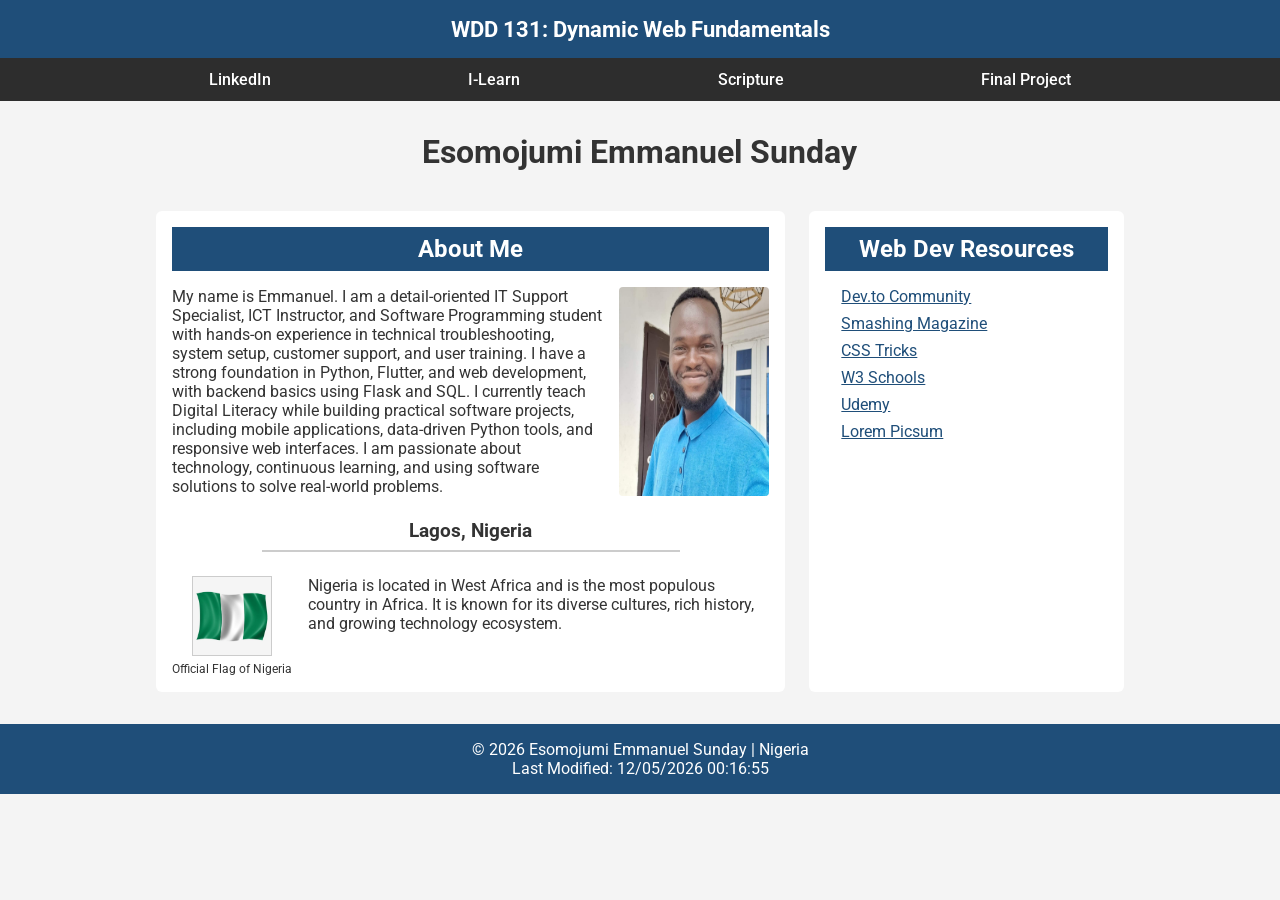
<file: index.html>
<!DOCTYPE html>
<html lang="en">
<head>
  <meta charset="UTF-8">
  <meta name="viewport" content="width=device-width, initial-scale=1.0">
  <meta name="description" content="WDD 131 – Dynamic Web Fundamentals. Home page for Esomojumi Emmanuel Sunday. HTML, CSS, JavaScript fundamentals.">
  <meta name="author" content="Esomojumi Emmanuel Sunday">
  <title>WDD 131 – Dynamic Web Fundamentals – Esomojumi Emmanuel Sunday</title>

  <link rel="stylesheet" href="styles/base.css">
  <link rel="preconnect" href="https://fonts.googleapis.com">
  <link rel="preconnect" href="https://fonts.gstatic.com" crossorigin>
  <link href="https://fonts.googleapis.com/css2?family=Roboto:wght@400;700&display=swap" rel="stylesheet">

  <script src="scripts/getdates.js" defer></script>
</head>

<body>
  <header>
    <span id="course-title">WDD 131: Dynamic Web Fundamentals</span>

    <nav>
      <a href="https://www.linkedin.com/" target="_blank">LinkedIn</a>
      <a href="https://byupw.instructure.com/" target="_blank">I-Learn</a>
      <a href="https://www.churchofjesuschrist.org/study/scriptures/bofm/1-ne/3?lang=eng&id=p7#p7" target="_blank">Scripture</a>
      <a href="final-project/">Final Project</a>
    </nav>
  </header>

  <main>
    <h1>Esomojumi Emmanuel Sunday</h1>

    <section class="card">
      <h2>About Me</h2>

      <div class="card-content">
        <p>
          My name is Emmanuel. I am a detail-oriented IT Support Specialist, ICT Instructor, and Software Programming student with hands-on experience in technical troubleshooting, system setup, customer support, and user training. I have a strong foundation in Python, Flutter, and web development, with backend basics using Flask and SQL. I currently teach Digital Literacy while building practical software projects, including mobile applications, data-driven Python tools, and responsive web interfaces.
          I am passionate about technology, continuous learning, and using software solutions to solve real-world problems.
        </p>

        <img src="images/profile.jpg" alt="Profile photo of Esomojumi Emmanuel Sunday">
      </div>

      <h3>Lagos, Nigeria</h3>

      <hr>

      <div class="location">
        <figure>
          <img src="images/nigeria-flag.jpg" alt="Flag of Nigeria">
          <figcaption>Official Flag of Nigeria</figcaption>
        </figure>
        <p>
          Nigeria is located in West Africa and is the most populous country in Africa.
          It is known for its diverse cultures, rich history, and growing technology ecosystem.
        </p>
      </div>
    </section>

    <section class="card">
      <h2>Web Dev Resources</h2>
      <ul>
        <li><a href="https://dev.to/" target="_blank">Dev.to Community</a></li>
        <li><a href="https://www.smashingmagazine.com/" target="_blank">Smashing Magazine</a></li>
        <li><a href="https://css-tricks.com/" target="_blank">CSS Tricks</a></li>
        <li><a href="https://www.w3schools.com/" target="_blank">W3 Schools</a></li>
        <li><a href="https://www.udemy.com/" target="_blank">Udemy</a></li>
        <li><a href="https://picsum.photos/" target="_blank">Lorem Picsum</a></li>
      </ul>
    </section>
  </main>

  <footer>
    <p>
      © <span id="currentyear"></span> Esomojumi Emmanuel Sunday | Nigeria
    </p>
    <p id="lastModified"></p>
  </footer>
</body>
</html>
</file>
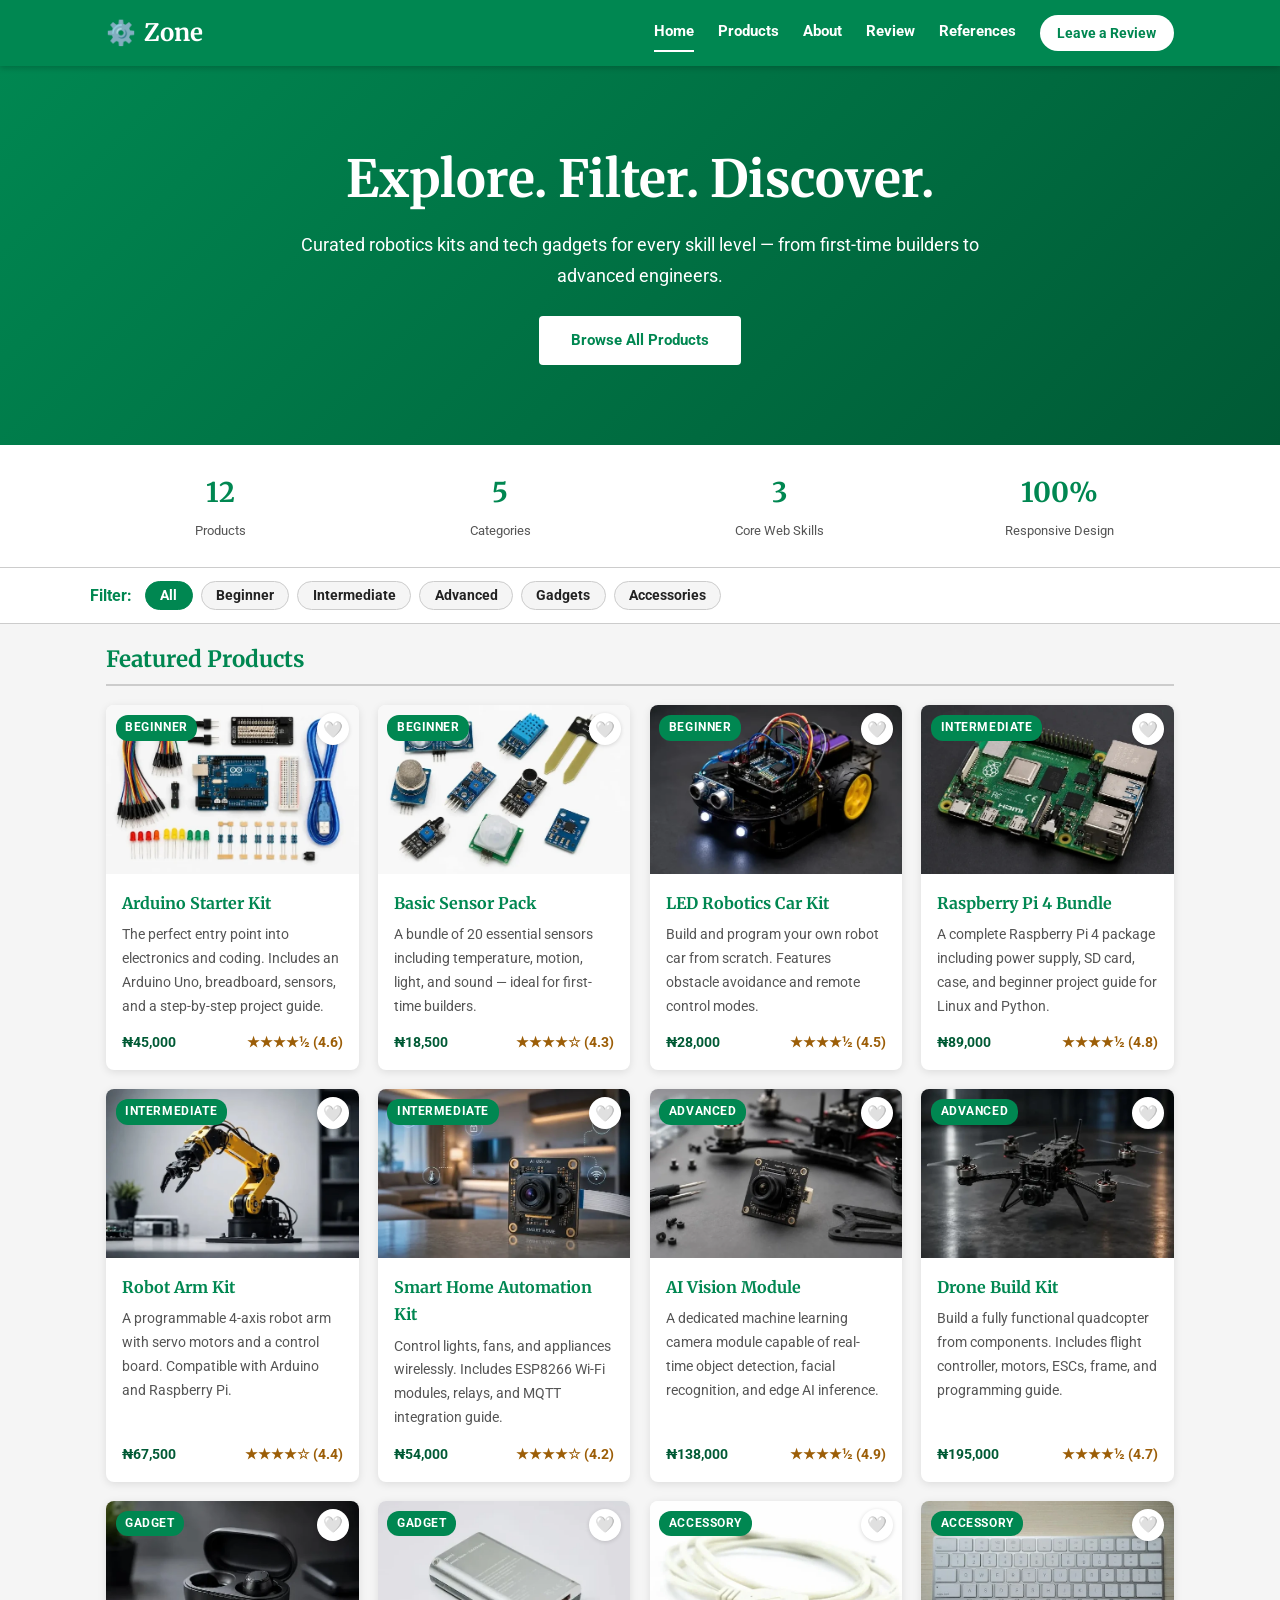
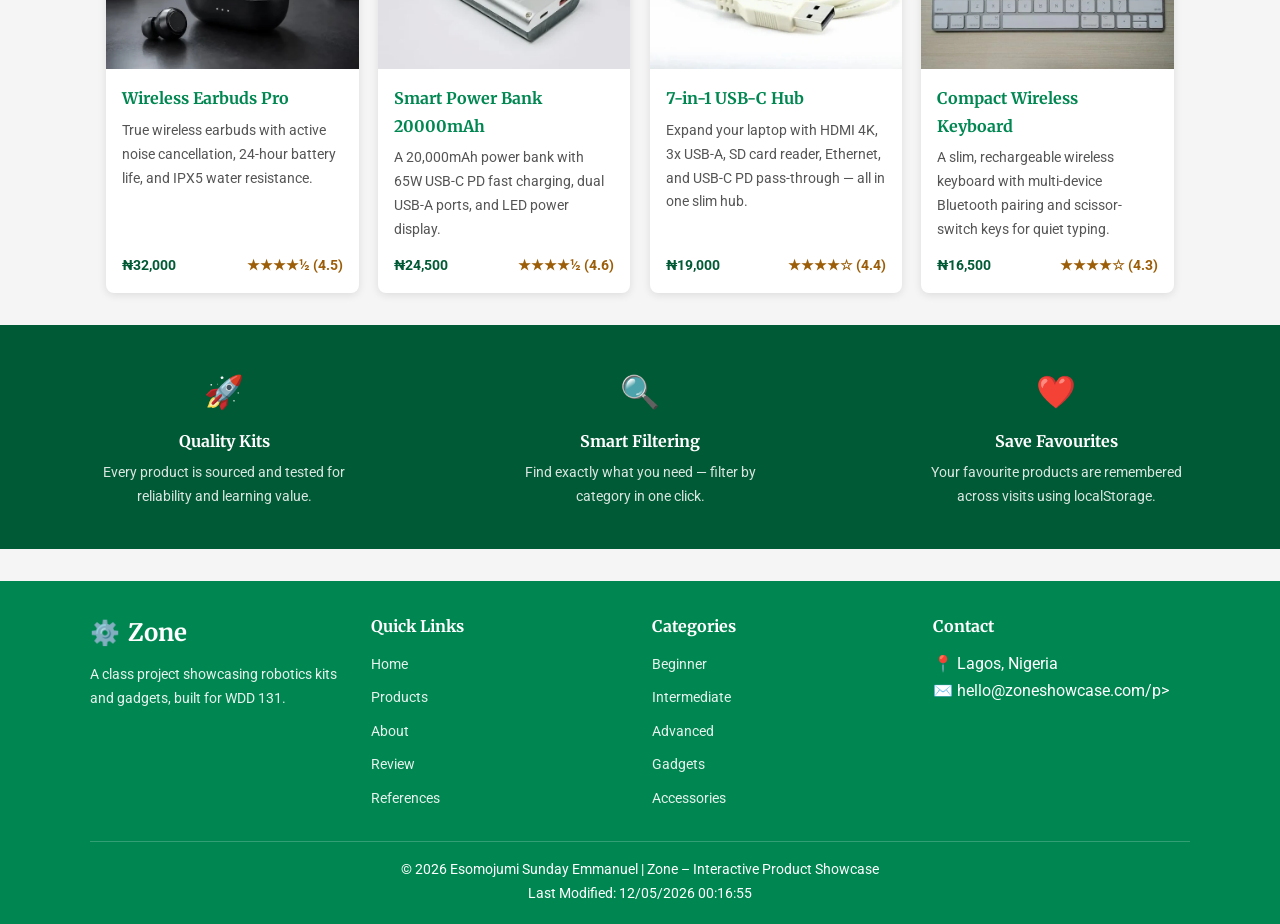
<file: project/index.html>
<!DOCTYPE html>
<html lang="en">
<head>
  <meta charset="UTF-8">
  <meta name="viewport" content="width=device-width, initial-scale=1.0">
  <meta name="description" content="Zone – Interactive Product Showcase. Browse curated robotics kits and tech gadgets. Filter by category, save your favourites, and explore what's right for you.">
  <meta name="author" content="Esomojumi Sunday Emmanuel">
  <link rel="icon" type="image/png" href="images/favicon.png">
  <title>Zone – Interactive Product Showcase</title>

  <link rel="preconnect" href="https://fonts.googleapis.com">
  <link rel="preconnect" href="https://fonts.gstatic.com" crossorigin>
  <link rel="preload" as="style" href="https://fonts.googleapis.com/css2?family=Merriweather:wght@700&family=Roboto:wght@400;700&display=swap">
  <link href="https://fonts.googleapis.com/css2?family=Merriweather:wght@700&family=Roboto:wght@400;700&display=swap" rel="stylesheet">

  <link rel="stylesheet" href="styles/main.css">
  <link rel="stylesheet" href="styles/large.css">
  <script src="scripts/main.js" defer></script>
  <script src="scripts/products.js" defer></script>
</head>

<body>

  <header>
    <div class="header-inner">
      <div class="logo">
        <span class="logo-icon">⚙️</span>
        <span class="logo-text">Zone</span>
      </div>
      <button class="nav-toggle" id="navToggle" aria-label="Toggle navigation" aria-expanded="false">
        <span></span><span></span><span></span>
      </button>
      <nav id="mainNav">
        <ul>
          <li><a href="index.html" class="active">Home</a></li>
          <li><a href="products.html">Products</a></li>
          <li><a href="about.html">About</a></li>
          <li><a href="form.html">Review</a></li>
          <li><a href="references.html">References</a></li>
        </ul>
        <a href="form.html" class="nav-cta">Leave a Review</a>
      </nav>
    </div>
  </header>

  <main>

    <!-- Hero -->
    <section class="hero">
      <div class="hero-content">
        <h1>Explore. Filter. Discover.</h1>
        <p>Curated robotics kits and tech gadgets for every skill level — from first-time builders to advanced engineers.</p>
        <a href="products.html" class="btn-primary">Browse All Products</a>
      </div>
    </section>

    <!-- Stats -->
    <section class="stats-bar">
      <div class="stats-grid">
        <div class="stat-item">
          <span class="stat-number" data-target="12">0</span>
          <span class="stat-label">Products</span>
        </div>
        <div class="stat-item">
          <span class="stat-number" data-target="5">0</span>
          <span class="stat-label">Categories</span>
        </div>
        <div class="stat-item">
          <span class="stat-number" data-target="3">0</span>
          <span class="stat-label">Core Web Skills</span>
        </div>
        <div class="stat-item">
          <span class="stat-number" data-target="100" data-suffix="%">0%</span>
          <span class="stat-label">Responsive Design</span>
        </div>
      </div>
    </section>

    <!-- Filter Bar -->
    <section class="filter-section" aria-label="Filter products by category">
      <div class="filter-inner">
        <span class="filter-label">Filter:</span>
        <div class="filter-buttons" id="homeFilterButtons">
          <button class="filter-btn active" data-category="all">All</button>
          <button class="filter-btn" data-category="Beginner">Beginner</button>
          <button class="filter-btn" data-category="Intermediate">Intermediate</button>
          <button class="filter-btn" data-category="Advanced">Advanced</button>
          <button class="filter-btn" data-category="Gadget">Gadgets</button>
          <button class="filter-btn" data-category="Accessory">Accessories</button>
        </div>
      </div>
    </section>

    <!-- Product Grid -->
    <section class="products-section">
      <h2 class="section-title">Featured Products</h2>
      <div class="product-grid" id="productGrid">
        <!-- Rendered by products.js -->
      </div>
      <div class="no-results hidden" id="noResults">
        <p>No products found in this category.</p>
      </div>
    </section>

    <!-- Features Strip -->
    <section class="features-strip">
      <div class="feature">
        <span class="feature-icon">🚀</span>
        <h3>Quality Kits</h3>
        <p>Every product is sourced and tested for reliability and learning value.</p>
      </div>
      <div class="feature">
        <span class="feature-icon">🔍</span>
        <h3>Smart Filtering</h3>
        <p>Find exactly what you need — filter by category in one click.</p>
      </div>
      <div class="feature">
        <span class="feature-icon">❤️</span>
        <h3>Save Favourites</h3>
        <p>Your favourite products are remembered across visits using localStorage.</p>
      </div>
    </section>

  </main>

  <footer>
    <div class="footer-grid">
      <div class="footer-col footer-brand">
        <div class="logo">
          <span class="logo-icon">⚙️</span>
          <span class="logo-text">Zone</span>
        </div>
        <p>A class project showcasing robotics kits and gadgets, built for WDD 131.</p>
      </div>
      <div class="footer-col">
        <h3>Quick Links</h3>
        <ul>
          <li><a href="index.html">Home</a></li>
          <li><a href="products.html">Products</a></li>
          <li><a href="about.html">About</a></li>
          <li><a href="form.html">Review</a></li>
          <li><a href="references.html">References</a></li>
        </ul>
      </div>
      <div class="footer-col">
        <h3>Categories</h3>
        <ul>
          <li><a href="products.html?category=Beginner">Beginner</a></li>
          <li><a href="products.html?category=Intermediate">Intermediate</a></li>
          <li><a href="products.html?category=Advanced">Advanced</a></li>
          <li><a href="products.html?category=Gadget">Gadgets</a></li>
          <li><a href="products.html?category=Accessory">Accessories</a></li>
        </ul>
      </div>
      <div class="footer-col">
        <h3>Contact</h3>
        <p>📍 Lagos, Nigeria</p>
        <p>✉️ hello@zoneshowcase.com/p>
      </div>
    </div>
    <div class="footer-bottom">
      <p>© <span id="currentyear"></span> Esomojumi Sunday Emmanuel | Zone – Interactive Product Showcase</p>
      <p id="lastModified"></p>
    </div>
  </footer>

</body>
</html>
</file>
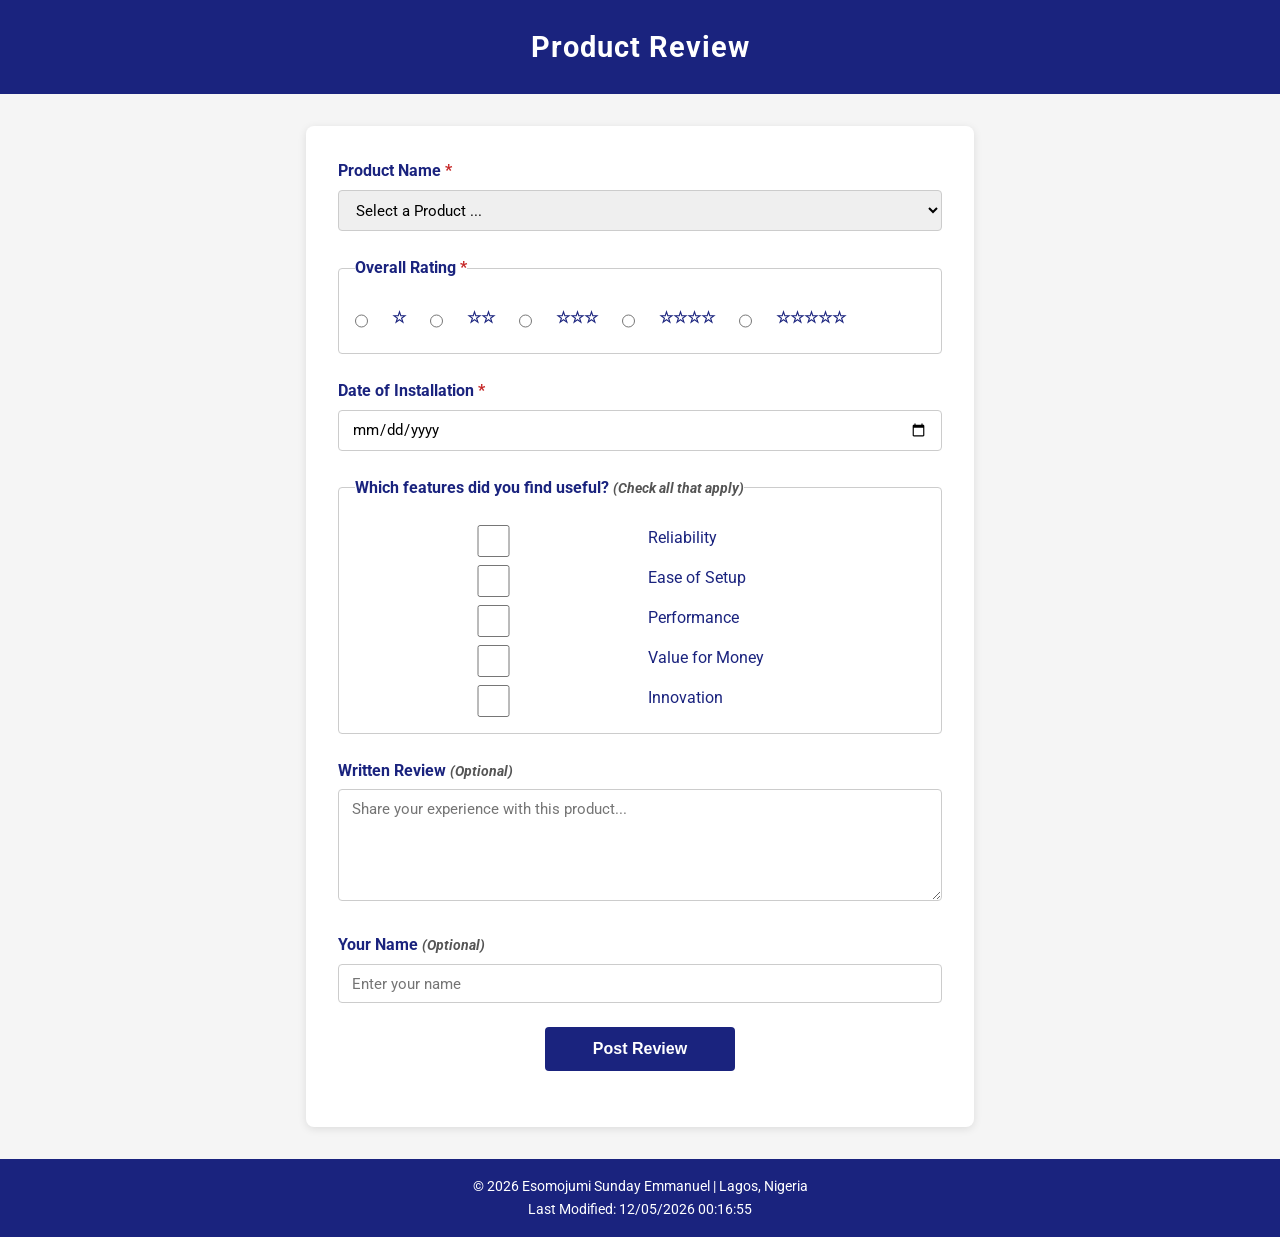
<file: form.html>
<!DOCTYPE html>
<html lang="en">
<head>
  <meta charset="UTF-8">
  <meta name="viewport" content="width=device-width, initial-scale=1.0">
  <meta name="description" content="Submit your product review for WDD 131. Rate your experience, share useful features, and provide written feedback.">
  <meta name="author" content="Esomojumi Sunday Emmanuel">
  <title>Product Review Form – WDD 131</title>

  <link rel="preconnect" href="https://fonts.googleapis.com">
  <link rel="preconnect" href="https://fonts.gstatic.com" crossorigin>
  <link href="https://fonts.googleapis.com/css2?family=Roboto:wght@400;700&display=swap" rel="stylesheet">

  <link rel="stylesheet" href="styles/form.css">
  <link rel="stylesheet" href="styles/form-large.css">
  <script src="scripts/form.js" defer></script>
</head>

<body>
  <header>
    <h1>Product Review</h1>
  </header>

  <main>
    <form action="review.html" method="get">

      <!-- Product Name -->
      <div class="form-group">
        <label for="product-name">Product Name <span class="required">*</span></label>
        <select id="product-name" name="product-name" required>
          <option value="" disabled selected>Select a Product ...</option>
        </select>
      </div>


    <!-- Overall Rating -->
    <div class="form-group">
    <fieldset>
        <legend>Overall Rating <span class="required">*</span></legend>
        <div class="rating-group">
        <input type="radio" name="rating" id="rating1" value="1" required>
        <label for="rating1">☆</label>

        <input type="radio" name="rating" id="rating2" value="2" required>
        <label for="rating2">☆☆</label>

        <input type="radio" name="rating" id="rating3" value="3" required>
        <label for="rating3">☆☆☆</label>

        <input type="radio" name="rating" id="rating4" value="4" required>
        <label for="rating4">☆☆☆☆</label>

        <input type="radio" name="rating" id="rating5" value="5" required>
        <label for="rating5">☆☆☆☆☆</label>
        </div>
    </fieldset>
    </div>


      <!-- Date of Installation -->
      <div class="form-group">
        <label for="install-date">Date of Installation <span class="required">*</span></label>
        <input type="date" id="install-date" name="install-date" required>
      </div>

    <!-- Useful Features -->
    <div class="form-group">
    <fieldset>
        <legend>Which features did you find useful? <em class="optional">(Check all that apply)</em></legend>
        <div class="checkbox-group">
        <input type="checkbox" id="reliability" name="features" value="reliability">
        <label for="reliability">Reliability</label>

        <input type="checkbox" id="ease-of-setup" name="features" value="ease-of-setup">
        <label for="ease-of-setup">Ease of Setup</label>

        <input type="checkbox" id="performance" name="features" value="performance">
        <label for="performance">Performance</label>

        <input type="checkbox" id="value-for-money" name="features" value="value-for-money">
        <label for="value-for-money">Value for Money</label>

        <input type="checkbox" id="innovation" name="features" value="innovation">
        <label for="innovation">Innovation</label>
        </div>
    </fieldset>
    </div>

      <!-- Written Review -->
      <div class="form-group">
        <label for="written-review">Written Review <em class="optional">(Optional)</em></label>
        <textarea id="written-review" name="written-review" rows="5" placeholder="Share your experience with this product..."></textarea>
      </div>

      <!-- User Name -->
      <div class="form-group">
        <label for="user-name">Your Name <em class="optional">(Optional)</em></label>
        <input type="text" id="user-name" name="user-name" placeholder="Enter your name">
      </div>

      <!-- Submit -->
      <div class="form-group">
        <input type="submit" value="Post Review">
      </div>

    </form>
  </main>

  <footer>
    <p>© <span id="currentyear"></span> Esomojumi Sunday Emmanuel | Lagos, Nigeria</p>
    <p id="lastModified"></p>
  </footer>
</body>
</html>
</file>
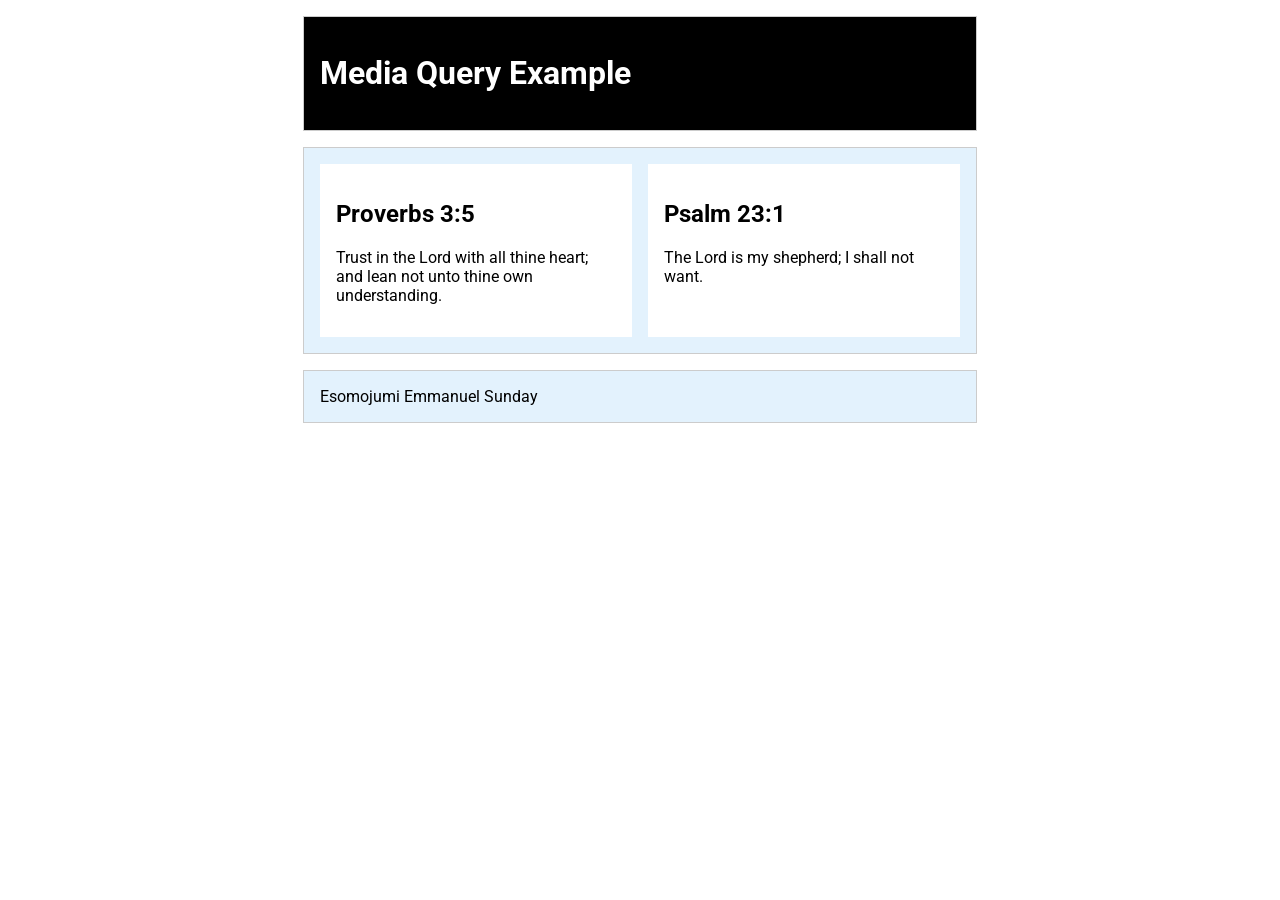
<file: media-query.html>
<!DOCTYPE html>
<html lang="en">
<head>
  <meta charset="UTF-8">
  <meta name="viewport" content="width=device-width, initial-scale=1.0">
  <meta name="description" content="Media query example page">
  <meta name="author" content="Esomojumi Emmanuel Sunday">
  <title>Media Query Example</title>

  <link rel="preconnect" href="https://fonts.googleapis.com">
  <link rel="preconnect" href="https://fonts.gstatic.com" crossorigin>
  <link href="https://fonts.googleapis.com/css2?family=Roboto&display=swap" rel="stylesheet">

  <link rel="stylesheet" href="styles/media-query.css">
  <link rel="stylesheet" href="styles/media-query-large.css">
</head>

<body>
  <header>
    <h1>Media Query Example</h1>
  </header>

  <main>
    <section>
      <h2>Proverbs 3:5</h2>
      <p>Trust in the Lord with all thine heart; and lean not unto thine own understanding.</p>
    </section>

    <section>
      <h2>Psalm 23:1</h2>
      <p>The Lord is my shepherd; I shall not want.</p>
    </section>
  </main>

  <footer>
    Esomojumi Emmanuel Sunday
  </footer>
</body>
</html>
</file>
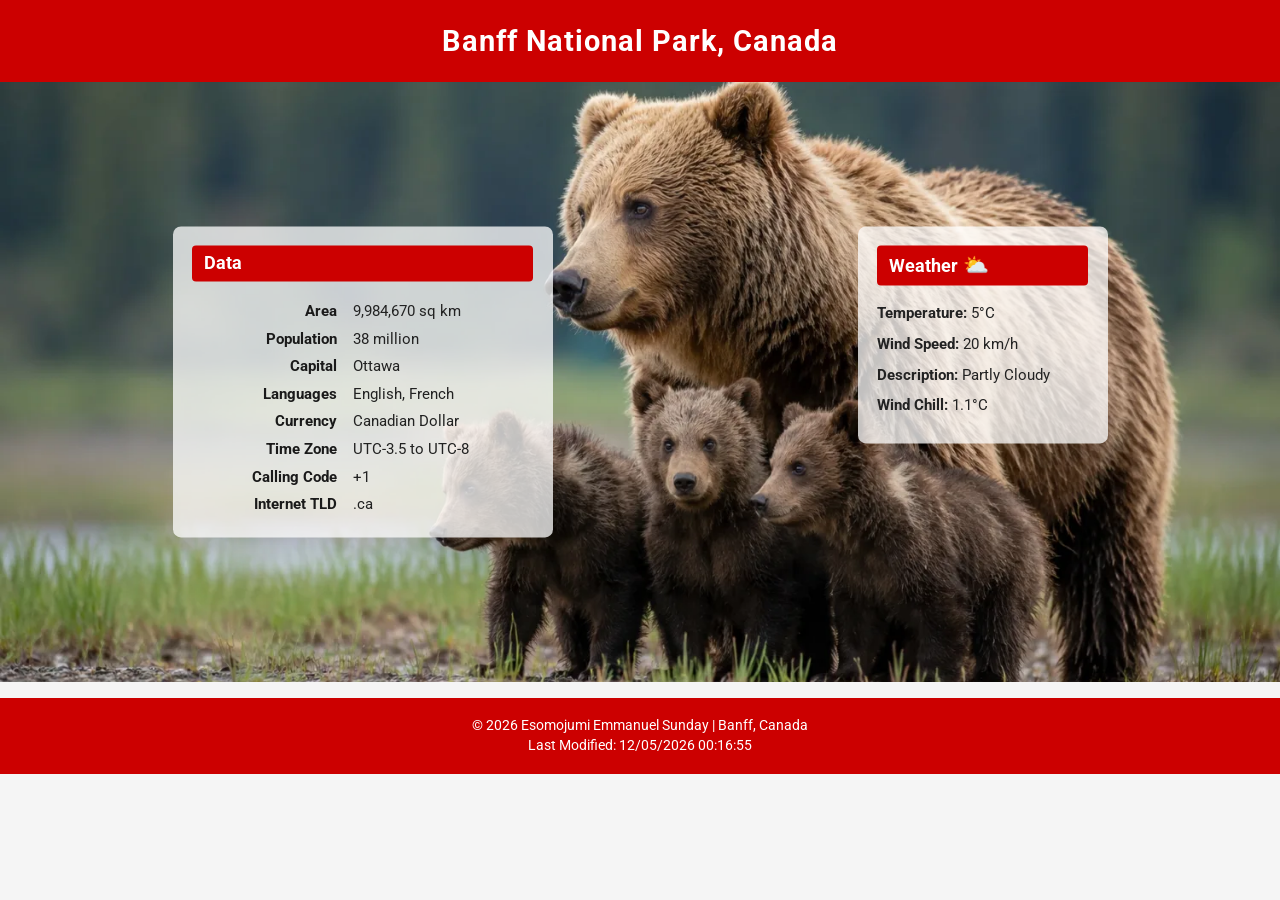
<file: place.html>
<!DOCTYPE html>
<html lang="en">
<head>
  <meta charset="UTF-8">
  <meta name="viewport" content="width=device-width, initial-scale=1.0">
  <meta name="description" content="Discover Banff National Park, Canada – a breathtaking wilderness of mountains, wildlife, and pristine nature.">
  <meta name="author" content="Esomojumi Sunday Emmanuel">
  <title>Banff National Park, Canada – Place Page</title>

  <link rel="preconnect" href="https://fonts.googleapis.com">
  <link rel="preconnect" href="https://fonts.gstatic.com" crossorigin>
  <link href="https://fonts.googleapis.com/css2?family=Roboto:wght@400;700&display=swap" rel="stylesheet">

  <link rel="stylesheet" href="styles/place.css">
  <link rel="stylesheet" href="styles/place-large.css">

  <script src="scripts/place.js" defer></script>
</head>

<body>
  <header>
    <h1>Banff National Park, Canada</h1>
  </header>
<main>
  <!-- Hero with overlaid cards -->
  <div class="hero">
    <picture>
      <source srcset="images/hero-large.webp" media="(min-width: 1000px)">
      <source srcset="images/hero-medium.webp" media="(min-width: 500px)">
      <img src="images/hero-small.webp" alt="Brown bear in Banff National Park, Canada" width="1500" height="750">
    </picture>

    <!-- Cards overlay on hero in wide view -->
    <div class="hero-cards">

      <!-- Data Card -->
      <section class="card data-card">
        <h2>Data</h2>
        <table>
          <tr><td class="label">Area</td><td>9,984,670 sq km</td></tr>
          <tr><td class="label">Population</td><td>38 million</td></tr>
          <tr><td class="label">Capital</td><td>Ottawa</td></tr>
          <tr><td class="label">Languages</td><td>English, French</td></tr>
          <tr><td class="label">Currency</td><td>Canadian Dollar</td></tr>
          <tr><td class="label">Time Zone</td><td>UTC-3.5 to UTC-8</td></tr>
          <tr><td class="label">Calling Code</td><td>+1</td></tr>
          <tr><td class="label">Internet TLD</td><td>.ca</td></tr>
        </table>
      </section>

      <!-- Weather Card -->
      <section class="card weather-card">
        <h2 class="weather-heading">Weather</h2>

        <!-- SVG icon — mobile only -->
        <img src="images/weather-icon.svg" alt="Partly cloudy weather icon" class="weather-icon-svg">

        <div class="weather-details">
          <p><span class="label">Temperature:</span> 5°C</p>
          <p><span class="label">Wind Speed:</span> 20 km/h</p>
          <p><span class="label">Description:</span> Partly Cloudy</p>
          <p><span class="label">Wind Chill:</span> <span id="wind-chill"></span></p>
        </div>
      </section>

    </div>
   </div>
  </main>

  <footer>
    <p>© <span id="currentyear"></span> Esomojumi Emmanuel Sunday | Banff, Canada</p>
    <p id="lastModified"></p>
  </footer>
</body>
</html>
</file>
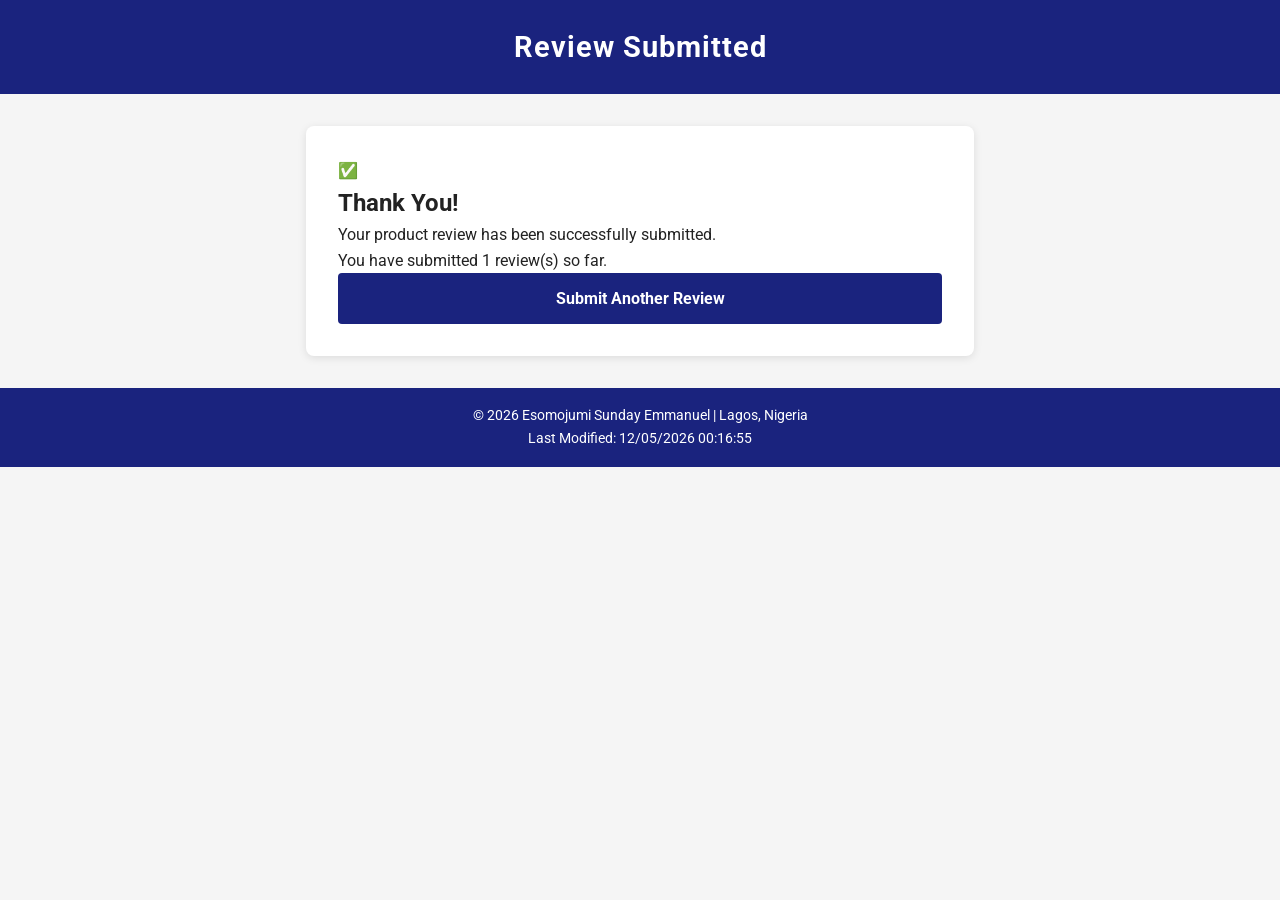
<file: review.html>
<!DOCTYPE html>
<html lang="en">
<head>
  <meta charset="UTF-8">
  <meta name="viewport" content="width=device-width, initial-scale=1.0">
  <meta name="description" content="Thank you for submitting your product review. Your feedback has been received.">
  <meta name="author" content="Esomojumi Sunday Emmanuel">
  <title>Review Confirmation – WDD 131</title>

  <link rel="preconnect" href="https://fonts.googleapis.com">
  <link rel="preconnect" href="https://fonts.gstatic.com" crossorigin>
  <link href="https://fonts.googleapis.com/css2?family=Roboto:wght@400;700&display=swap" rel="stylesheet">

  <link rel="stylesheet" href="styles/form.css">
  <link rel="stylesheet" href="styles/form-large.css">
  <script src="scripts/form.js" defer></script>
</head>

<body>
  <header>
    <h1>Review Submitted</h1>
  </header>

  <main>
    <div class="confirmation-card">
      <p class="confirm-icon">✅</p>
      <h2>Thank You!</h2>
      <p>Your product review has been successfully submitted.</p>
      <p class="review-count">You have submitted <span id="review-count"></span> review(s) so far.</p>
      <a href="form.html" class="back-link">Submit Another Review</a>
    </div>
  </main>

  <footer>
    <p>© <span id="currentyear"></span> Esomojumi Sunday Emmanuel | Lagos, Nigeria</p>
    <p id="lastModified"></p>
  </footer>
</body>
</html>
</file>
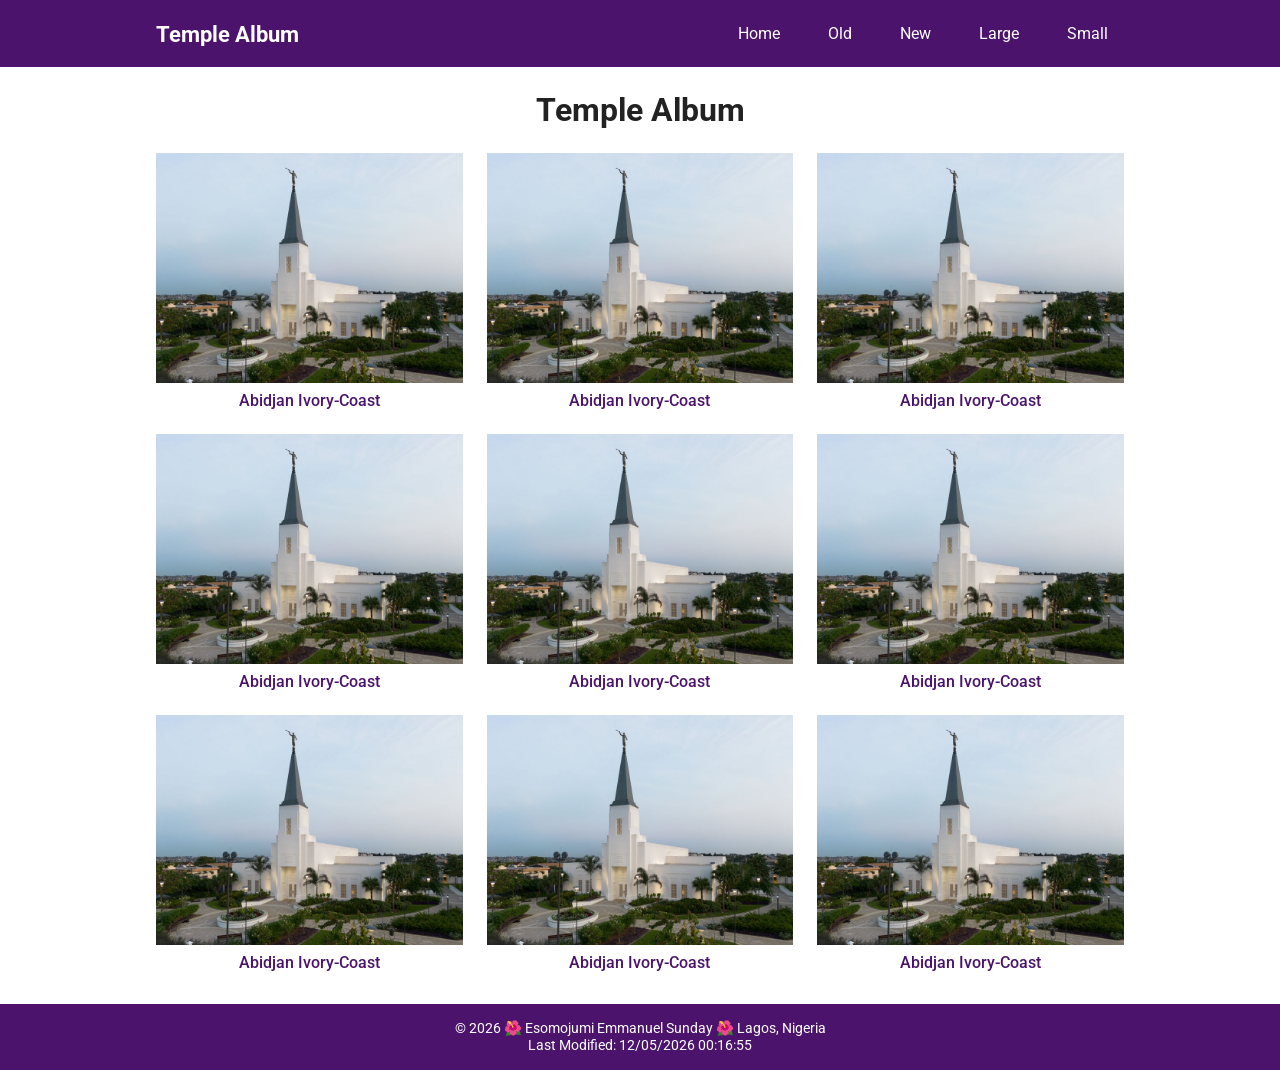
<file: temples.html>
<!DOCTYPE html>
<html lang="en">
<head>
  <meta charset="UTF-8">
  <meta name="viewport" content="width=device-width, initial-scale=1.0">
  <meta name="description" content="A responsive temple album showcasing The Church of Jesus Christ Latter Days Saints temple using HTML, CSS and JavaScript for WDD 131.">
  <meta name="author" content="Esomojumi Emmanuel Sunday">
  <title>Temple Album</title>

  <!-- Google Font -->
  <link rel="preconnect" href="https://fonts.googleapis.com">
  <link rel="preconnect" href="https://fonts.gstatic.com" crossorigin>
  <link href="https://fonts.googleapis.com/css2?family=Roboto:wght@400;700&display=swap" rel="stylesheet">

  <!-- CSS (mobile first, then large) -->
  <link rel="stylesheet" href="styles/temples.css">
  <link rel="stylesheet" href="styles/temples-large.css">

  <!-- JavaScript -->
  <script src="scripts/temples.js" defer></script>
</head>

<body>
  <header>
    <div class="header-content">
      <h2>Temple Album</h2>

      <!-- Hamburger Button — initial icon set here so it shows on load -->
      <button id="menu-button" aria-label="Toggle navigation">☰</button>

      <!-- Navigation -->
      <nav id="navigation">
        <a href="#">Home</a>
        <a href="#">Old</a>
        <a href="#">New</a>
        <a href="#">Large</a>
        <a href="#">Small</a>
      </nav>
    </div>
  </header>

  <main>
    <h1>Temple Album</h1>

    <section class="gallery">
      <figure>
        <img src="images/abidjan-ivory-coast.jpeg" alt="Abidjan ivory-coast Temple">
        <figcaption>Abidjan Ivory-Coast</figcaption>
      </figure>

      <figure>
        <img src="images/abidjan-ivory-coast.jpeg" alt="Abidjan ivory-coast Temple">
        <figcaption>Abidjan Ivory-Coast</figcaption>
      </figure>

      <figure>
        <img src="images/abidjan-ivory-coast.jpeg" alt="Abidjan ivory-coast Temple">
        <figcaption>Abidjan Ivory-Coast</figcaption>
      </figure>

      <figure>
        <img src="images/abidjan-ivory-coast.jpeg" alt="Abidjan ivory-coast Temple">
        <figcaption>Abidjan Ivory-Coast</figcaption>
      </figure>

      <figure>
        <img src="images/abidjan-ivory-coast.jpeg" alt="Abidjan ivory-coast Temple">
        <figcaption>Abidjan Ivory-Coast</figcaption>
      </figure>

      <figure>
        <img src="images/abidjan-ivory-coast.jpeg" alt="Abidjan ivory-coast Temple">
        <figcaption>Abidjan Ivory-Coast</figcaption>
      </figure>

      <figure>
        <img src="images/abidjan-ivory-coast.jpeg" alt="Abidjan ivory-coast Temple">
        <figcaption>Abidjan Ivory-Coast</figcaption>
      </figure>

      <figure>
        <img src="images/abidjan-ivory-coast.jpeg" alt="Abidjan ivory-coast Temple">
        <figcaption>Abidjan Ivory-Coast</figcaption>
      </figure>

      <figure>
        <img src="images/abidjan-ivory-coast.jpeg" alt="Abidjan ivory-coast Temple">
        <figcaption>Abidjan Ivory-Coast</figcaption>
      </figure>
    </section>
  </main>

  <footer>
    <p>
      © <span id="currentyear"></span> 🌺 Esomojumi Emmanuel Sunday 🌺 Lagos, Nigeria
    </p>
    <p id="lastModified"></p>
  </footer>
</body>
</html>
</file>
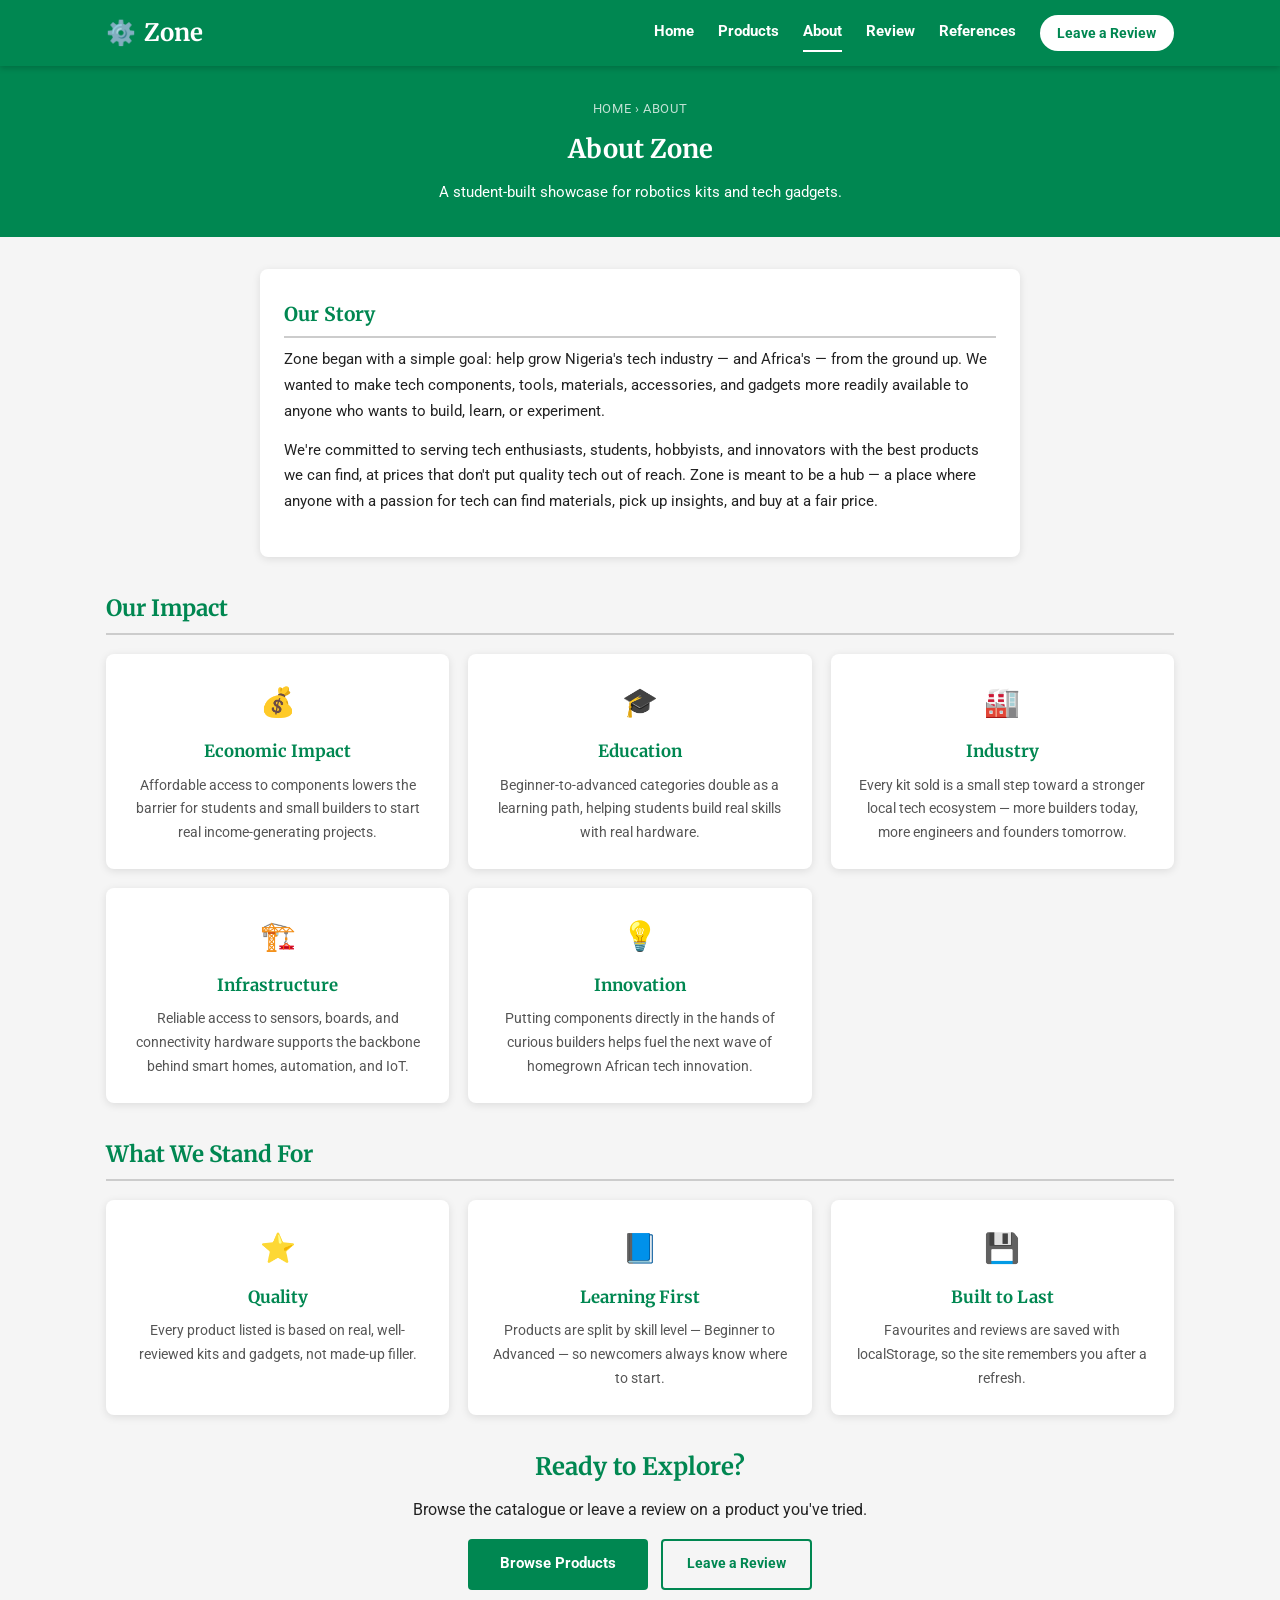
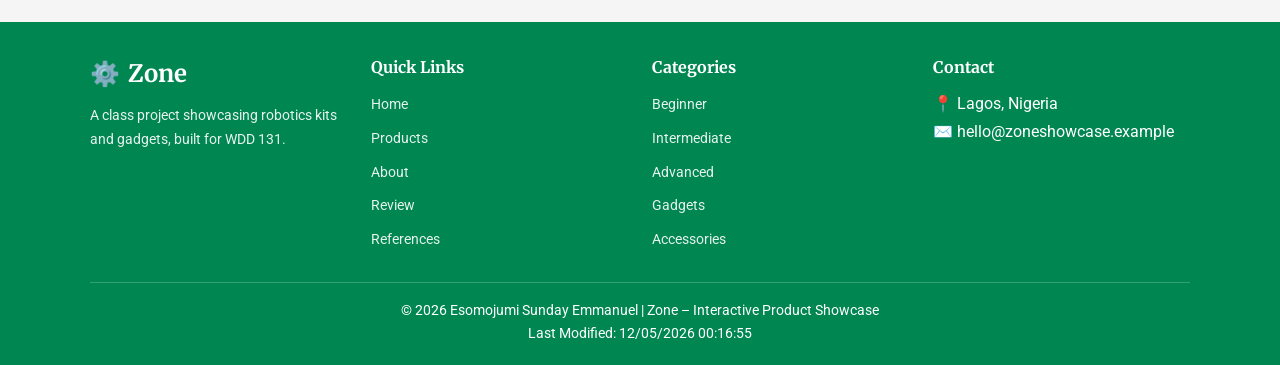
<file: project/about.html>
<!DOCTYPE html>
<html lang="en">
<head>
  <meta charset="UTF-8">
  <meta name="viewport" content="width=device-width, initial-scale=1.0">
  <meta name="description" content="About Zone — a student-built interactive showcase for robotics kits and tech gadgets, made for WDD 131.">
  <meta name="author" content="Esomojumi Sunday Emmanuel">
  <link rel="icon" type="image/png" href="images/favicon.png">
  <title>About – Zone Interactive Showcase</title>

  <link rel="preconnect" href="https://fonts.googleapis.com">
  <link rel="preconnect" href="https://fonts.gstatic.com" crossorigin>
  <link href="https://fonts.googleapis.com/css2?family=Merriweather:wght@400;700&family=Roboto:wght@400;700&display=swap" rel="stylesheet">

  <link rel="stylesheet" href="styles/main.css">
  <link rel="stylesheet" href="styles/large.css">
  <script src="scripts/main.js" defer></script>
</head>

<body>

  <header>
    <div class="header-inner">
      <div class="logo">
        <span class="logo-icon">⚙️</span>
        <span class="logo-text">Zone</span>
      </div>
      <button class="nav-toggle" id="navToggle" aria-label="Toggle navigation" aria-expanded="false">
        <span></span><span></span><span></span>
      </button>
      <nav id="mainNav">
        <ul>
          <li><a href="index.html">Home</a></li>
          <li><a href="products.html">Products</a></li>
          <li><a href="about.html" class="active">About</a></li>
          <li><a href="form.html">Review</a></li>
          <li><a href="references.html">References</a></li>
        </ul>
        <a href="form.html" class="nav-cta">Leave a Review</a>
      </nav>
    </div>
  </header>

  <main>

    <section class="page-hero">
      <span class="breadcrumb">Home &rsaquo; About</span>
      <h1>About Zone</h1>
      <p>A student-built showcase for robotics kits and tech gadgets.</p>
    </section>

    <!-- Story -->
    <section class="content-section">
      <h2>Our Story</h2>
      <p>
        Zone began with a simple goal: help grow Nigeria's tech industry — and Africa's —
        from the ground up. We wanted to make tech components, tools, materials, accessories,
        and gadgets more readily available to anyone who wants to build, learn, or experiment.
      </p>
      <p>
        We're committed to serving tech enthusiasts, students, hobbyists, and innovators with
        the best products we can find, at prices that don't put quality tech out of reach.
        Zone is meant to be a hub — a place where anyone with a passion for tech can find
        materials, pick up insights, and buy at a fair price.
      </p>
    </section>

    <!-- Impact -->
    <section class="values-section">
      <h2 class="section-title">Our Impact</h2>
      <div class="values-grid">
        <div class="value-card">
          <span class="value-icon">💰</span>
          <h3>Economic Impact</h3>
          <p>Affordable access to components lowers the barrier for students and small builders to start real income-generating projects.</p>
        </div>
        <div class="value-card">
          <span class="value-icon">🎓</span>
          <h3>Education</h3>
          <p>Beginner-to-advanced categories double as a learning path, helping students build real skills with real hardware.</p>
        </div>
        <div class="value-card">
          <span class="value-icon">🏭</span>
          <h3>Industry</h3>
          <p>Every kit sold is a small step toward a stronger local tech ecosystem — more builders today, more engineers and founders tomorrow.</p>
        </div>
        <div class="value-card">
          <span class="value-icon">🏗️</span>
          <h3>Infrastructure</h3>
          <p>Reliable access to sensors, boards, and connectivity hardware supports the backbone behind smart homes, automation, and IoT.</p>
        </div>
        <div class="value-card">
          <span class="value-icon">💡</span>
          <h3>Innovation</h3>
          <p>Putting components directly in the hands of curious builders helps fuel the next wave of homegrown African tech innovation.</p>
        </div>
      </div>
    </section>

    <!-- Values -->
    <section class="values-section">
      <h2 class="section-title">What We Stand For</h2>
      <div class="values-grid">
        <div class="value-card">
          <span class="value-icon">⭐</span>
          <h3>Quality</h3>
          <p>Every product listed is based on real, well-reviewed kits and gadgets, not made-up filler.</p>
        </div>
        <div class="value-card">
          <span class="value-icon">📘</span>
          <h3>Learning First</h3>
          <p>Products are split by skill level — Beginner to Advanced — so newcomers always know where to start.</p>
        </div>
        <div class="value-card">
          <span class="value-icon">💾</span>
          <h3>Built to Last</h3>
          <p>Favourites and reviews are saved with localStorage, so the site remembers you after a refresh.</p>
        </div>
      </div>
    </section>

    <!-- CTA -->
    <section class="about-cta">
      <h2>Ready to Explore?</h2>
      <p>Browse the catalogue or leave a review on a product you've tried.</p>
      <div class="cta-buttons">
        <a href="products.html" class="btn-primary">Browse Products</a>
        <a href="form.html" class="btn-secondary">Leave a Review</a>
      </div>
    </section>

  </main>

  <footer>
    <div class="footer-grid">
      <div class="footer-col footer-brand">
        <div class="logo">
          <span class="logo-icon">⚙️</span>
          <span class="logo-text">Zone</span>
        </div>
        <p>A class project showcasing robotics kits and gadgets, built for WDD 131.</p>
      </div>
      <div class="footer-col">
        <h3>Quick Links</h3>
        <ul>
          <li><a href="index.html">Home</a></li>
          <li><a href="products.html">Products</a></li>
          <li><a href="about.html">About</a></li>
          <li><a href="form.html">Review</a></li>
          <li><a href="references.html">References</a></li>
        </ul>
      </div>
      <div class="footer-col">
        <h3>Categories</h3>
        <ul>
          <li><a href="products.html?category=Beginner">Beginner</a></li>
          <li><a href="products.html?category=Intermediate">Intermediate</a></li>
          <li><a href="products.html?category=Advanced">Advanced</a></li>
          <li><a href="products.html?category=Gadget">Gadgets</a></li>
          <li><a href="products.html?category=Accessory">Accessories</a></li>
        </ul>
      </div>
      <div class="footer-col">
        <h3>Contact</h3>
        <p>📍 Lagos, Nigeria</p>
        <p>✉️ hello@zoneshowcase.example</p>
      </div>
    </div>
    <div class="footer-bottom">
      <p>© <span id="currentyear"></span> Esomojumi Sunday Emmanuel | Zone – Interactive Product Showcase</p>
      <p id="lastModified"></p>
    </div>
  </footer>

</body>
</html>
</file>
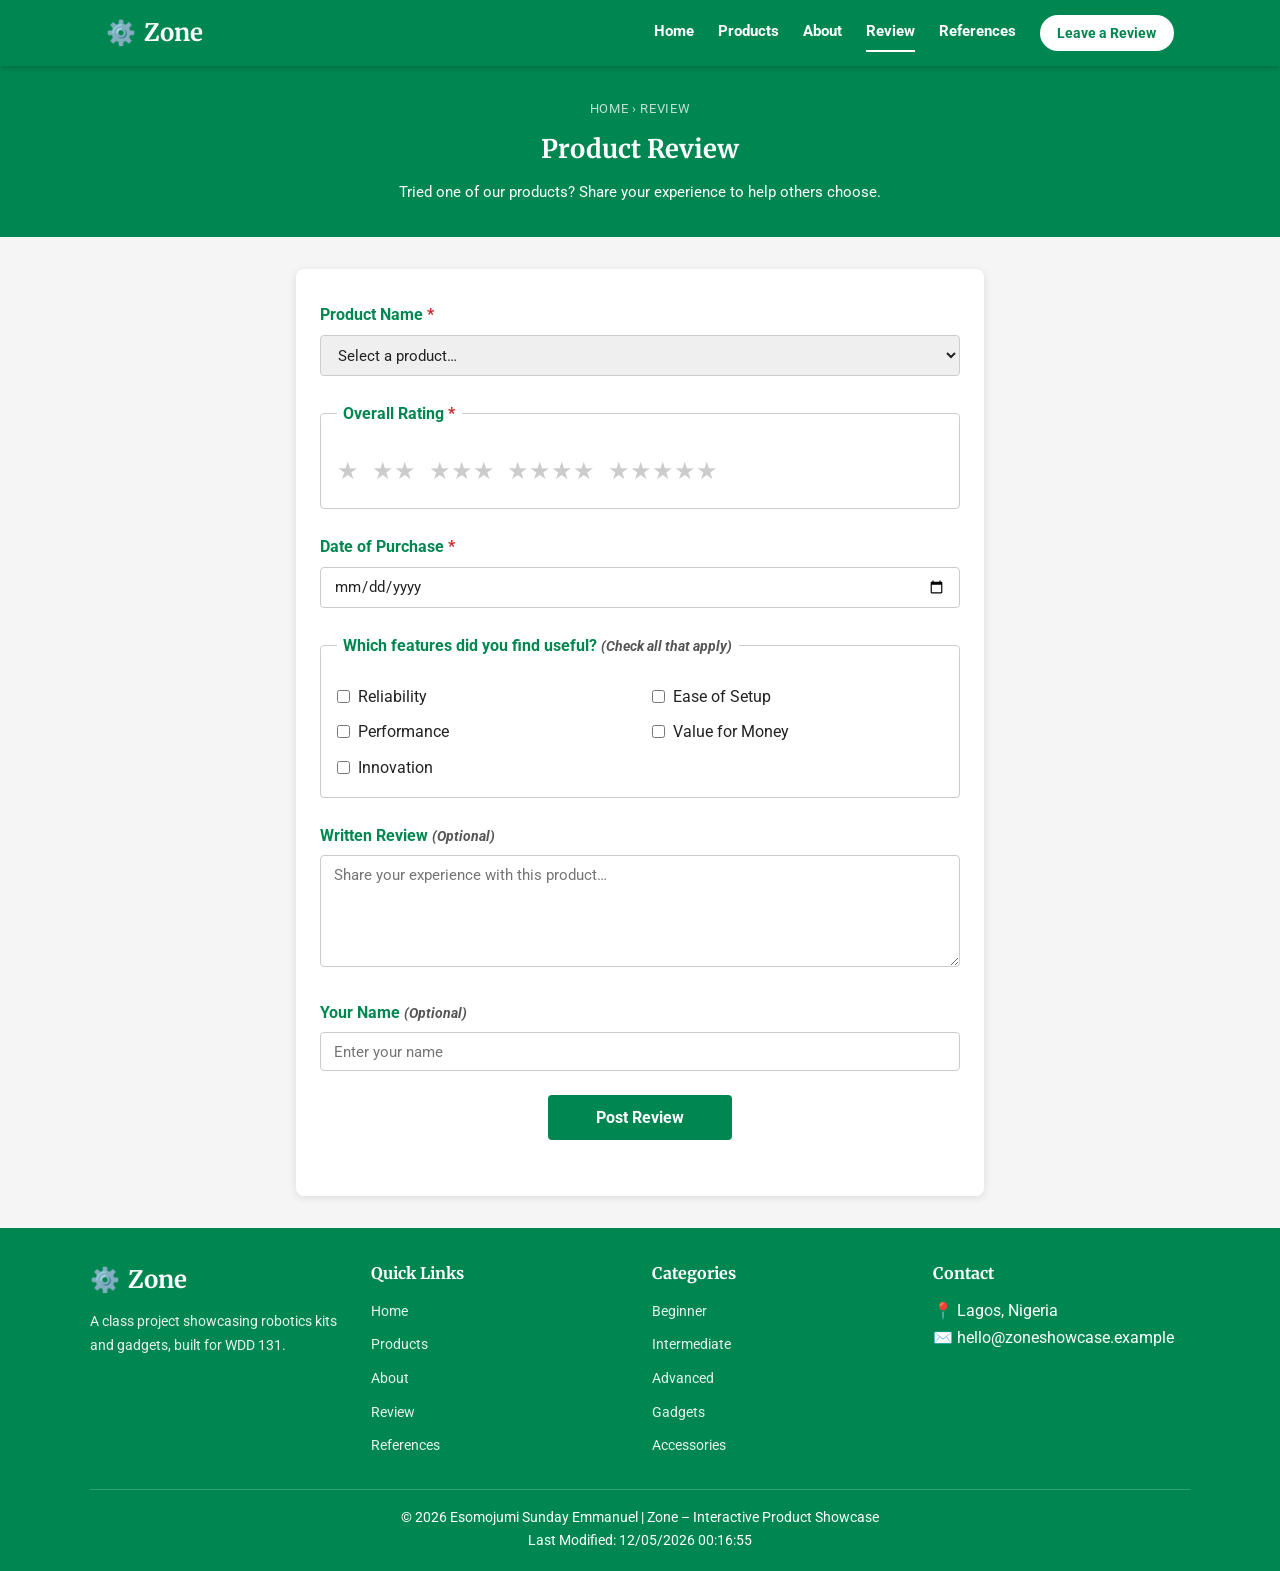
<file: project/form.html>
<!DOCTYPE html>
<html lang="en">
<head>
  <meta charset="UTF-8">
  <meta name="viewport" content="width=device-width, initial-scale=1.0">
  <meta name="description" content="Submit a product review for Zone. Rate your experience, choose useful features, and share your feedback with the community.">
  <meta name="author" content="Esomojumi Sunday Emmanuel">
  <link rel="icon" type="image/png" href="images/favicon.png">
  <title>Product Review – Zone Interactive Showcase</title>

  <link rel="preconnect" href="https://fonts.googleapis.com">
  <link rel="preconnect" href="https://fonts.gstatic.com" crossorigin>
  <link href="https://fonts.googleapis.com/css2?family=Merriweather:wght@400;700&family=Roboto:wght@400;700&display=swap" rel="stylesheet">

  <link rel="stylesheet" href="styles/main.css">
  <link rel="stylesheet" href="styles/large.css">
  <script src="scripts/main.js" defer></script>
  <script src="scripts/form.js" defer></script>
</head>

<body>

  <header>
    <div class="header-inner">
      <div class="logo">
        <span class="logo-icon">⚙️</span>
        <span class="logo-text">Zone</span>
      </div>
      <button class="nav-toggle" id="navToggle" aria-label="Toggle navigation" aria-expanded="false">
        <span></span><span></span><span></span>
      </button>
      <nav id="mainNav">
        <ul>
          <li><a href="index.html">Home</a></li>
          <li><a href="products.html">Products</a></li>
          <li><a href="about.html">About</a></li>
          <li><a href="form.html" class="active">Review</a></li>
          <li><a href="references.html">References</a></li>
        </ul>
        <a href="form.html" class="nav-cta">Leave a Review</a>
      </nav>
    </div>
  </header>

  <main>

    <section class="page-hero">
      <span class="breadcrumb">Home &rsaquo; Review</span>
      <h1>Product Review</h1>
      <p>Tried one of our products? Share your experience to help others choose.</p>
    </section>

    <section class="form-section">
      <form action="review.html" method="get" class="review-form">

        <!-- Product Name -->
        <div class="form-group">
          <label for="product-name">Product Name <span class="required">*</span></label>
          <select id="product-name" name="product-name" required>
            <option value="" disabled selected>Select a product…</option>
          </select>
        </div>

        <!-- Overall Rating -->
        <div class="form-group">
          <fieldset>
            <legend>Overall Rating <span class="required">*</span></legend>
            <div class="rating-group">
              <input type="radio" name="rating" id="rating1" value="1" required>
              <label for="rating1">★</label>
              <input type="radio" name="rating" id="rating2" value="2">
              <label for="rating2">★★</label>
              <input type="radio" name="rating" id="rating3" value="3">
              <label for="rating3">★★★</label>
              <input type="radio" name="rating" id="rating4" value="4">
              <label for="rating4">★★★★</label>
              <input type="radio" name="rating" id="rating5" value="5">
              <label for="rating5">★★★★★</label>
            </div>
          </fieldset>
        </div>

        <!-- Date of Installation -->
        <div class="form-group">
          <label for="install-date">Date of Purchase <span class="required">*</span></label>
          <input type="date" id="install-date" name="install-date" required>
        </div>

        <!-- Useful Features -->
        <div class="form-group">
          <fieldset>
            <legend>Which features did you find useful? <em class="optional">(Check all that apply)</em></legend>
            <div class="checkbox-group">
              <label><input type="checkbox" name="features" value="reliability"> Reliability</label>
              <label><input type="checkbox" name="features" value="ease-of-setup"> Ease of Setup</label>
              <label><input type="checkbox" name="features" value="performance"> Performance</label>
              <label><input type="checkbox" name="features" value="value-for-money"> Value for Money</label>
              <label><input type="checkbox" name="features" value="innovation"> Innovation</label>
            </div>
          </fieldset>
        </div>

        <!-- Written Review -->
        <div class="form-group">
          <label for="written-review">Written Review <em class="optional">(Optional)</em></label>
          <textarea id="written-review" name="written-review" rows="5" placeholder="Share your experience with this product…"></textarea>
        </div>

        <!-- User Name -->
        <div class="form-group">
          <label for="user-name">Your Name <em class="optional">(Optional)</em></label>
          <input type="text" id="user-name" name="user-name" placeholder="Enter your name">
        </div>

        <!-- Submit -->
        <div class="form-group">
          <input type="submit" value="Post Review">
        </div>

      </form>
    </section>

  </main>

  <footer>
    <div class="footer-grid">
      <div class="footer-col footer-brand">
        <div class="logo">
          <span class="logo-icon">⚙️</span>
          <span class="logo-text">Zone</span>
        </div>
        <p>A class project showcasing robotics kits and gadgets, built for WDD 131.</p>
      </div>
      <div class="footer-col">
        <h3>Quick Links</h3>
        <ul>
          <li><a href="index.html">Home</a></li>
          <li><a href="products.html">Products</a></li>
          <li><a href="about.html">About</a></li>
          <li><a href="form.html">Review</a></li>
          <li><a href="references.html">References</a></li>
        </ul>
      </div>
      <div class="footer-col">
        <h3>Categories</h3>
        <ul>
          <li><a href="products.html?category=Beginner">Beginner</a></li>
          <li><a href="products.html?category=Intermediate">Intermediate</a></li>
          <li><a href="products.html?category=Advanced">Advanced</a></li>
          <li><a href="products.html?category=Gadget">Gadgets</a></li>
          <li><a href="products.html?category=Accessory">Accessories</a></li>
        </ul>
      </div>
      <div class="footer-col">
        <h3>Contact</h3>
        <p>📍 Lagos, Nigeria</p>
        <p>✉️ hello@zoneshowcase.example</p>
      </div>
    </div>
    <div class="footer-bottom">
      <p>© <span id="currentyear"></span> Esomojumi Sunday Emmanuel | Zone – Interactive Product Showcase</p>
      <p id="lastModified"></p>
    </div>
  </footer>

</body>
</html>
</file>
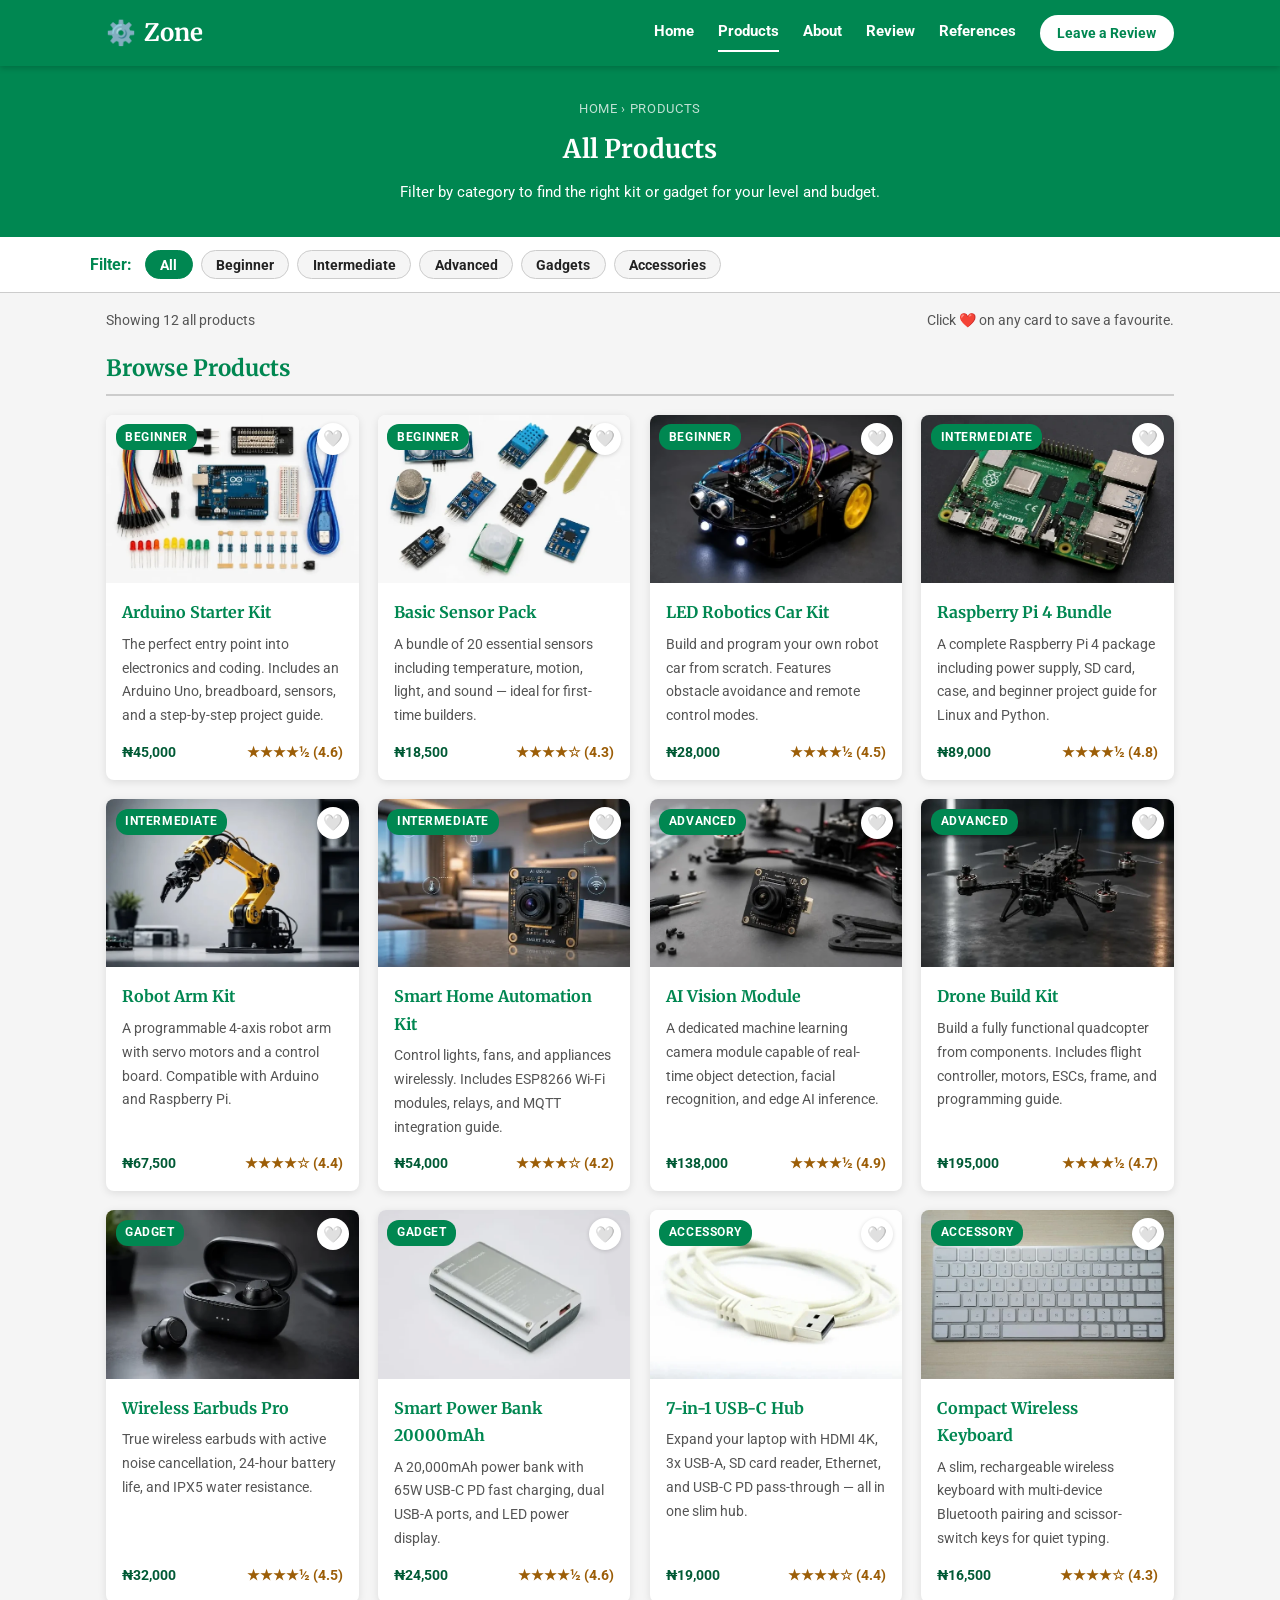
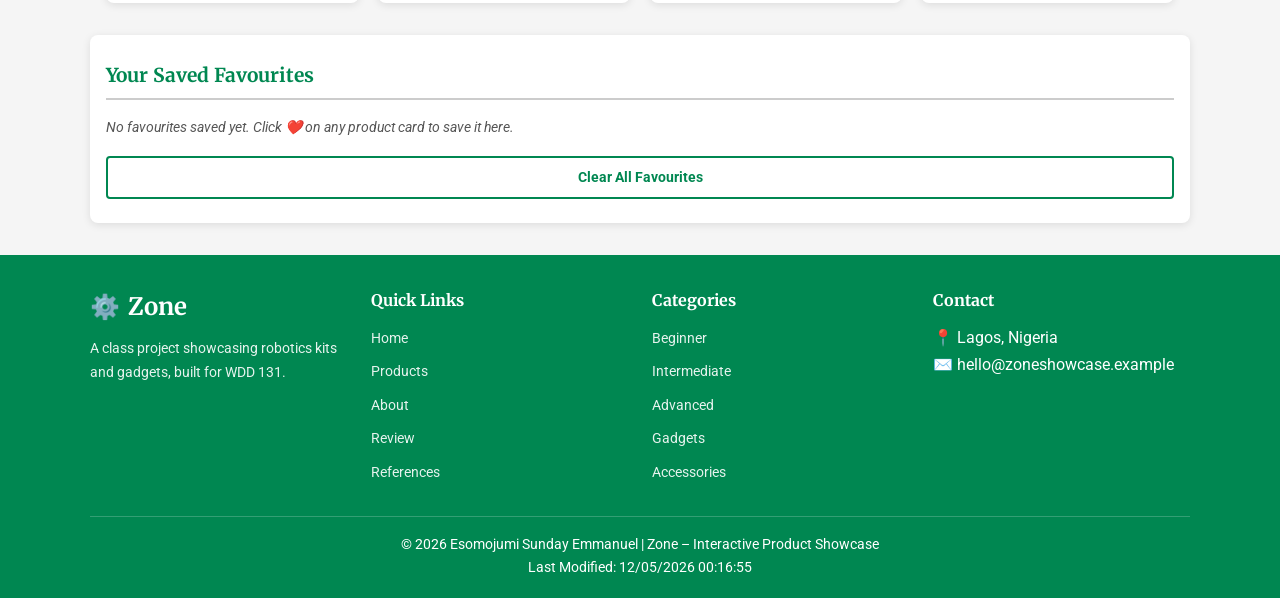
<file: project/products.html>
<!DOCTYPE html>
<html lang="en">
<head>
  <meta charset="UTF-8">
  <meta name="viewport" content="width=device-width, initial-scale=1.0">
  <meta name="description" content="Browse the full Zone product catalogue — robotics kits for beginners, intermediate, and advanced builders, plus tech gadgets and accessories.">
  <meta name="author" content="Esomojumi Sunday Emmanuel">
  <link rel="icon" type="image/png" href="images/favicon.png">
  <title>Products – Zone Interactive Showcase</title>

  <link rel="preconnect" href="https://fonts.googleapis.com">
  <link rel="preconnect" href="https://fonts.gstatic.com" crossorigin>
  <link href="https://fonts.googleapis.com/css2?family=Merriweather:wght@400;700&family=Roboto:wght@400;700&display=swap" rel="stylesheet">

  <link rel="stylesheet" href="styles/main.css">
  <link rel="stylesheet" href="styles/large.css">
  <script src="scripts/main.js" defer></script>
  <script src="scripts/products.js" defer></script>
</head>

<body>

  <header>
    <div class="header-inner">
      <div class="logo">
        <span class="logo-icon">⚙️</span>
        <span class="logo-text">Zone</span>
      </div>
      <button class="nav-toggle" id="navToggle" aria-label="Toggle navigation" aria-expanded="false">
        <span></span><span></span><span></span>
      </button>
      <nav id="mainNav">
        <ul>
          <li><a href="index.html">Home</a></li>
          <li><a href="products.html" class="active">Products</a></li>
          <li><a href="about.html">About</a></li>
          <li><a href="form.html">Review</a></li>
          <li><a href="references.html">References</a></li>
        </ul>
        <a href="form.html" class="nav-cta">Leave a Review</a>
      </nav>
    </div>
  </header>

  <main>

    <section class="page-hero">
      <span class="breadcrumb">Home &rsaquo; Products</span>
      <h1>All Products</h1>
      <p>Filter by category to find the right kit or gadget for your level and budget.</p>
    </section>

    <!-- Filter Bar -->
    <section class="filter-section" aria-label="Filter products by category">
      <div class="filter-inner">
        <span class="filter-label">Filter:</span>
        <div class="filter-buttons" id="homeFilterButtons">
          <button class="filter-btn active" data-category="all">All</button>
          <button class="filter-btn" data-category="Beginner">Beginner</button>
          <button class="filter-btn" data-category="Intermediate">Intermediate</button>
          <button class="filter-btn" data-category="Advanced">Advanced</button>
          <button class="filter-btn" data-category="Gadget">Gadgets</button>
          <button class="filter-btn" data-category="Accessory">Accessories</button>
        </div>
      </div>
    </section>

    <!-- Results count -->
    <div class="results-bar">
      <p id="resultsCount">Showing all products</p>
      <p class="fav-hint">Click ❤️ on any card to save a favourite.</p>
    </div>

    <!-- Product Grid -->
    <section class="products-section">
      <h2 class="section-title">Browse Products</h2>
      <div class="product-grid" id="productGrid">
        <!-- Rendered by products.js -->
      </div>
      <div class="no-results hidden" id="noResults">
        <p>No products found in this category.</p>
      </div>
    </section>

    <!-- Favourites Panel -->
    <section class="favourites-section" id="favouritesSection">
      <h2>Your Saved Favourites</h2>
      <div id="favouritesList" class="favourites-list">
        <!-- Rendered by products.js -->
      </div>
      <button class="btn-secondary" id="clearFavourites">Clear All Favourites</button>
    </section>

  </main>

  <footer>
    <div class="footer-grid">
      <div class="footer-col footer-brand">
        <div class="logo">
          <span class="logo-icon">⚙️</span>
          <span class="logo-text">Zone</span>
        </div>
        <p>A class project showcasing robotics kits and gadgets, built for WDD 131.</p>
      </div>
      <div class="footer-col">
        <h3>Quick Links</h3>
        <ul>
          <li><a href="index.html">Home</a></li>
          <li><a href="products.html">Products</a></li>
          <li><a href="about.html">About</a></li>
          <li><a href="form.html">Review</a></li>
          <li><a href="references.html">References</a></li>
        </ul>
      </div>
      <div class="footer-col">
        <h3>Categories</h3>
        <ul>
          <li><a href="products.html?category=Beginner">Beginner</a></li>
          <li><a href="products.html?category=Intermediate">Intermediate</a></li>
          <li><a href="products.html?category=Advanced">Advanced</a></li>
          <li><a href="products.html?category=Gadget">Gadgets</a></li>
          <li><a href="products.html?category=Accessory">Accessories</a></li>
        </ul>
      </div>
      <div class="footer-col">
        <h3>Contact</h3>
        <p>📍 Lagos, Nigeria</p>
        <p>✉️ hello@zoneshowcase.example</p>
      </div>
    </div>
    <div class="footer-bottom">
      <p>© <span id="currentyear"></span> Esomojumi Sunday Emmanuel | Zone – Interactive Product Showcase</p>
      <p id="lastModified"></p>
    </div>
  </footer>

</body>
</html>
</file>
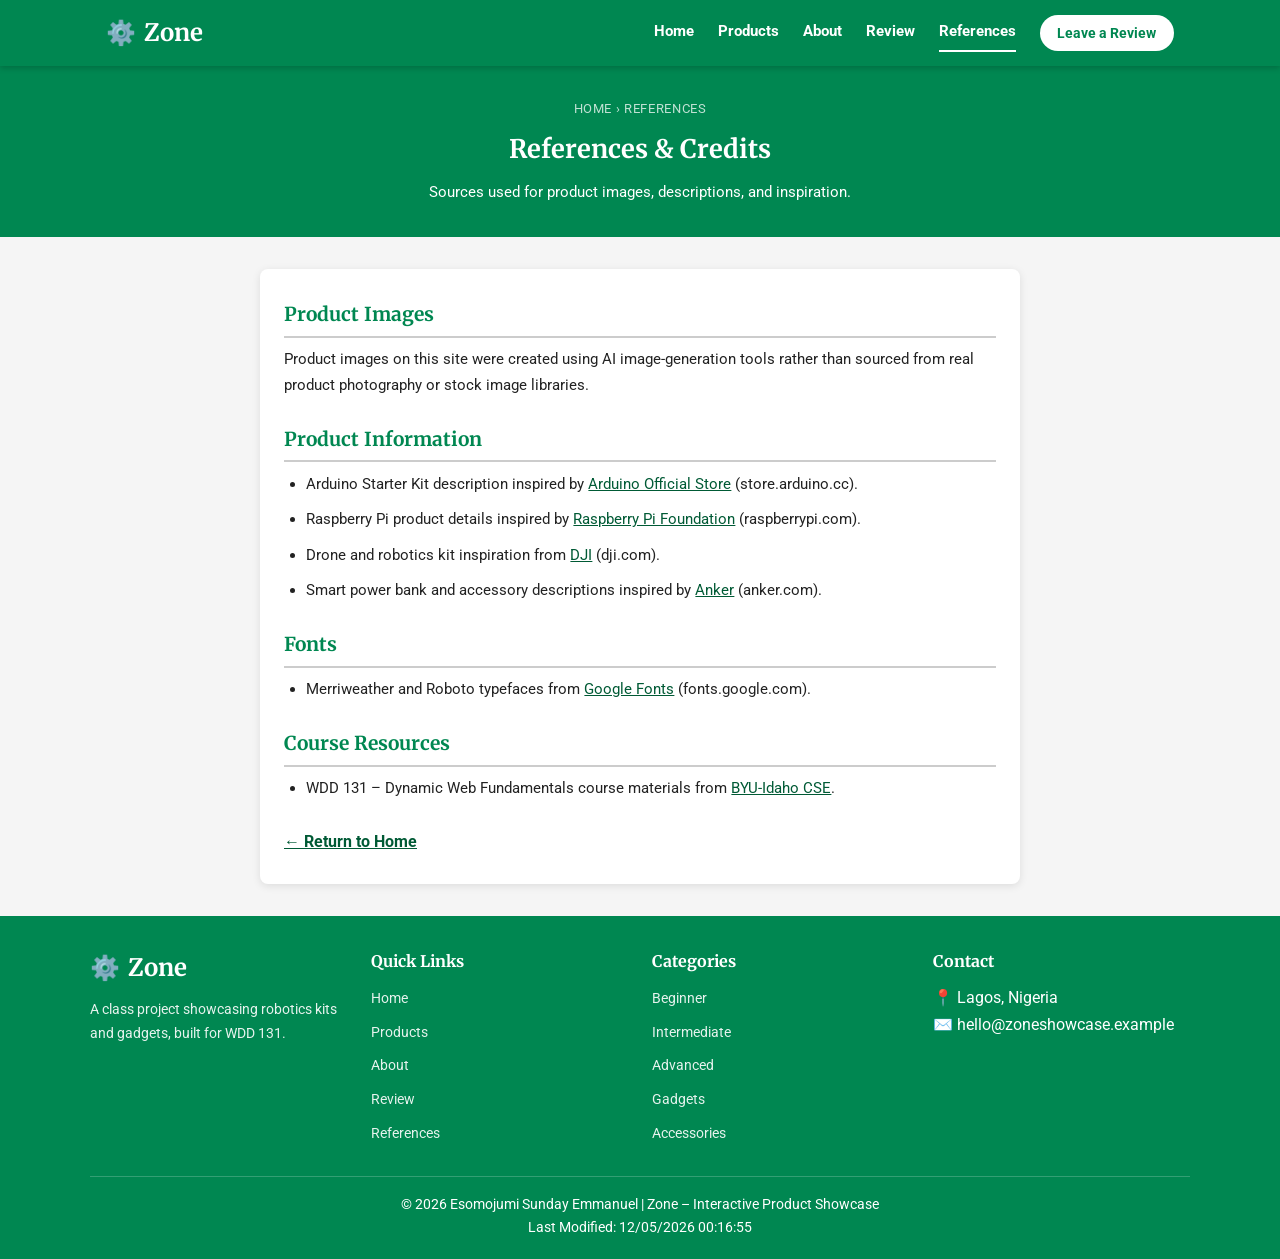
<file: project/references.html>
<!DOCTYPE html>
<html lang="en">
<head>
  <meta charset="UTF-8">
  <meta name="viewport" content="width=device-width, initial-scale=1.0">
  <meta name="description" content="References and image credits for the Zone Interactive Product Showcase website.">
  <meta name="author" content="Esomojumi Sunday Emmanuel">
  <link rel="icon" type="image/png" href="images/favicon.png">
  <title>References – Zone Interactive Showcase</title>

  <link rel="preconnect" href="https://fonts.googleapis.com">
  <link rel="preconnect" href="https://fonts.gstatic.com" crossorigin>
  <link href="https://fonts.googleapis.com/css2?family=Merriweather:wght@400;700&family=Roboto:wght@400;700&display=swap" rel="stylesheet">

  <link rel="stylesheet" href="styles/main.css">
  <link rel="stylesheet" href="styles/large.css">
  <script src="scripts/main.js" defer></script>
</head>

<body>

  <header>
    <div class="header-inner">
      <div class="logo">
        <span class="logo-icon">⚙️</span>
        <span class="logo-text">Zone</span>
      </div>
      <button class="nav-toggle" id="navToggle" aria-label="Toggle navigation" aria-expanded="false">
        <span></span><span></span><span></span>
      </button>
      <nav id="mainNav">
        <ul>
          <li><a href="index.html">Home</a></li>
          <li><a href="products.html">Products</a></li>
          <li><a href="about.html">About</a></li>
          <li><a href="form.html">Review</a></li>
          <li><a href="references.html" class="active">References</a></li>
        </ul>
        <a href="form.html" class="nav-cta">Leave a Review</a>
      </nav>
    </div>
  </header>

  <main>

    <section class="page-hero">
      <span class="breadcrumb">Home &rsaquo; References</span>
      <h1>References &amp; Credits</h1>
      <p>Sources used for product images, descriptions, and inspiration.</p>
    </section>

    <section class="content-section">

      <h2>Product Images</h2>
      <p>
        Product images on this site were created using AI image-generation tools rather
        than sourced from real product photography or stock image libraries.
      </p>

      <h2>Product Information</h2>
      <ul>
        <li>
          Arduino Starter Kit description inspired by
          <a href="https://store.arduino.cc" target="_blank" rel="noopener">Arduino Official Store</a> (store.arduino.cc).
        </li>
        <li>
          Raspberry Pi product details inspired by
          <a href="https://www.raspberrypi.com" target="_blank" rel="noopener">Raspberry Pi Foundation</a> (raspberrypi.com).
        </li>
        <li>
          Drone and robotics kit inspiration from
          <a href="https://www.dji.com" target="_blank" rel="noopener">DJI</a> (dji.com).
        </li>
        <li>
          Smart power bank and accessory descriptions inspired by
          <a href="https://www.anker.com" target="_blank" rel="noopener">Anker</a> (anker.com).
        </li>
      </ul>

      <h2>Fonts</h2>
      <ul>
        <li>
          Merriweather and Roboto typefaces from
          <a href="https://fonts.google.com" target="_blank" rel="noopener">Google Fonts</a> (fonts.google.com).
        </li>
      </ul>

      <h2>Course Resources</h2>
      <ul>
        <li>
          WDD 131 – Dynamic Web Fundamentals course materials from
          <a href="https://byui-cse.github.io/wdd131-ww-course/" target="_blank" rel="noopener">BYU-Idaho CSE</a>.
        </li>
      </ul>

      <a href="index.html" class="back-link">← Return to Home</a>

    </section>

  </main>

  <footer>
    <div class="footer-grid">
      <div class="footer-col footer-brand">
        <div class="logo">
          <span class="logo-icon">⚙️</span>
          <span class="logo-text">Zone</span>
        </div>
        <p>A class project showcasing robotics kits and gadgets, built for WDD 131.</p>
      </div>
      <div class="footer-col">
        <h3>Quick Links</h3>
        <ul>
          <li><a href="index.html">Home</a></li>
          <li><a href="products.html">Products</a></li>
          <li><a href="about.html">About</a></li>
          <li><a href="form.html">Review</a></li>
          <li><a href="references.html">References</a></li>
        </ul>
      </div>
      <div class="footer-col">
        <h3>Categories</h3>
        <ul>
          <li><a href="products.html?category=Beginner">Beginner</a></li>
          <li><a href="products.html?category=Intermediate">Intermediate</a></li>
          <li><a href="products.html?category=Advanced">Advanced</a></li>
          <li><a href="products.html?category=Gadget">Gadgets</a></li>
          <li><a href="products.html?category=Accessory">Accessories</a></li>
        </ul>
      </div>
      <div class="footer-col">
        <h3>Contact</h3>
        <p>📍 Lagos, Nigeria</p>
        <p>✉️ hello@zoneshowcase.example</p>
      </div>
    </div>
    <div class="footer-bottom">
      <p>© <span id="currentyear"></span> Esomojumi Sunday Emmanuel | Zone – Interactive Product Showcase</p>
      <p id="lastModified"></p>
    </div>
  </footer>

</body>
</html>
</file>
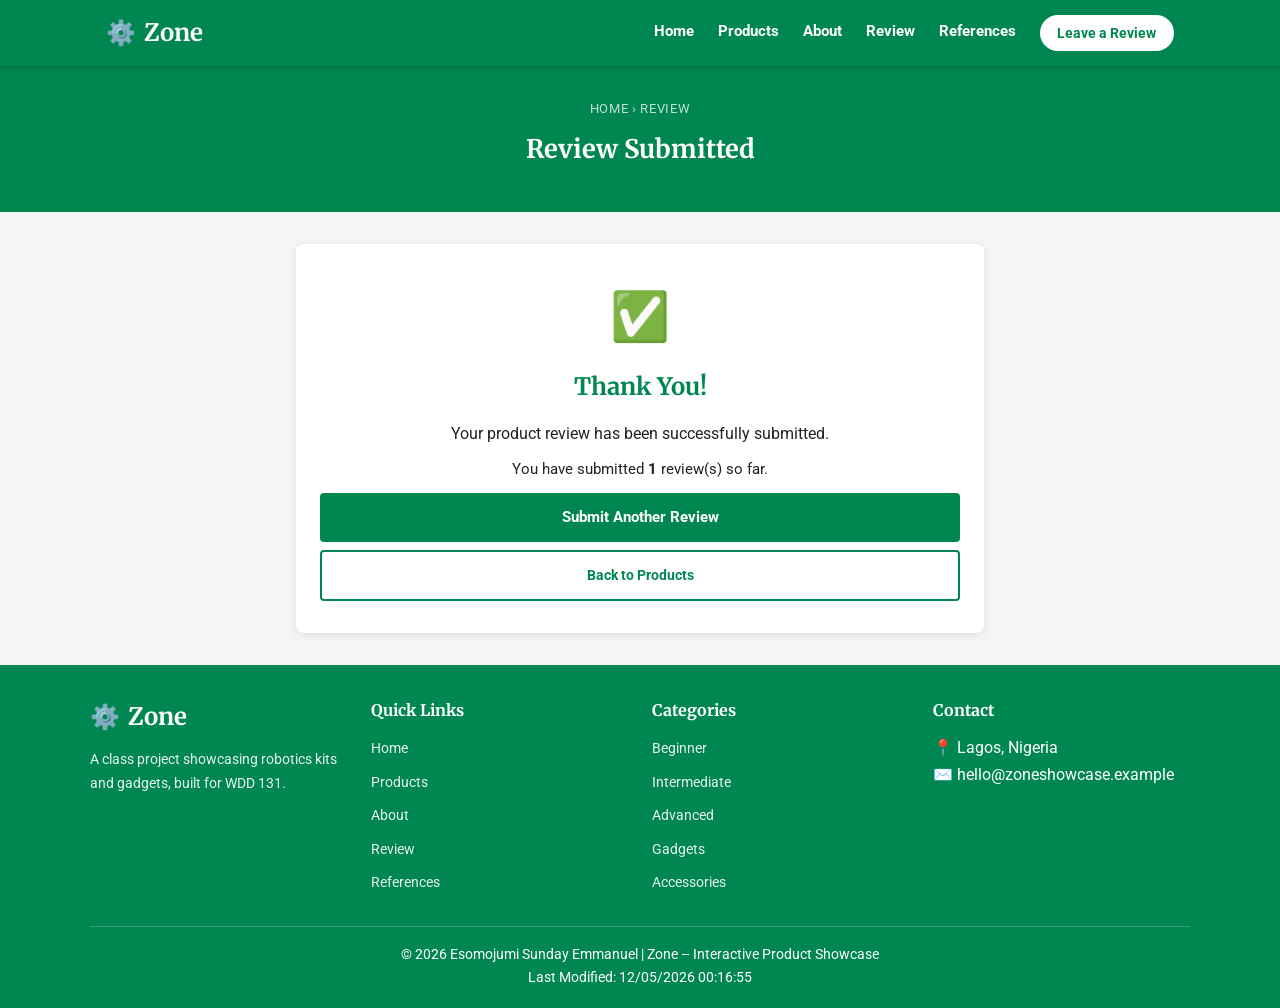
<file: project/review.html>
<!DOCTYPE html>
<html lang="en">
<head>
  <meta charset="UTF-8">
  <meta name="viewport" content="width=device-width, initial-scale=1.0">
  <meta name="description" content="Thank you for submitting your product review on Zone. Your feedback helps the community.">
  <meta name="author" content="Esomojumi Sunday Emmanuel">
  <link rel="icon" type="image/png" href="images/favicon.png">
  <title>Review Submitted – Zone Interactive Showcase</title>

  <link rel="preconnect" href="https://fonts.googleapis.com">
  <link rel="preconnect" href="https://fonts.gstatic.com" crossorigin>
  <link href="https://fonts.googleapis.com/css2?family=Merriweather:wght@400;700&family=Roboto:wght@400;700&display=swap" rel="stylesheet">

  <link rel="stylesheet" href="styles/main.css">
  <link rel="stylesheet" href="styles/large.css">
  <script src="scripts/main.js" defer></script>
  <script src="scripts/form.js" defer></script>
</head>

<body>

  <header>
    <div class="header-inner">
      <div class="logo">
        <span class="logo-icon">⚙️</span>
        <span class="logo-text">Zone</span>
      </div>
      <button class="nav-toggle" id="navToggle" aria-label="Toggle navigation" aria-expanded="false">
        <span></span><span></span><span></span>
      </button>
      <nav id="mainNav">
        <ul>
          <li><a href="index.html">Home</a></li>
          <li><a href="products.html">Products</a></li>
          <li><a href="about.html">About</a></li>
          <li><a href="form.html">Review</a></li>
          <li><a href="references.html">References</a></li>
        </ul>
        <a href="form.html" class="nav-cta">Leave a Review</a>
      </nav>
    </div>
  </header>

  <main>

    <section class="page-hero">
      <span class="breadcrumb">Home &rsaquo; Review</span>
      <h1>Review Submitted</h1>
    </section>

    <section class="form-section">
      <div class="confirmation-card">
        <p class="confirm-icon">✅</p>
        <h2>Thank You!</h2>
        <p>Your product review has been successfully submitted.</p>
        <p class="review-count">You have submitted <strong><span id="review-count"></span></strong> review(s) so far.</p>
        <a href="form.html" class="btn-primary">Submit Another Review</a>
        <a href="products.html" class="btn-secondary" style="margin-top:0.5rem;">Back to Products</a>
      </div>
    </section>

  </main>

  <footer>
    <div class="footer-grid">
      <div class="footer-col footer-brand">
        <div class="logo">
          <span class="logo-icon">⚙️</span>
          <span class="logo-text">Zone</span>
        </div>
        <p>A class project showcasing robotics kits and gadgets, built for WDD 131.</p>
      </div>
      <div class="footer-col">
        <h3>Quick Links</h3>
        <ul>
          <li><a href="index.html">Home</a></li>
          <li><a href="products.html">Products</a></li>
          <li><a href="about.html">About</a></li>
          <li><a href="form.html">Review</a></li>
          <li><a href="references.html">References</a></li>
        </ul>
      </div>
      <div class="footer-col">
        <h3>Categories</h3>
        <ul>
          <li><a href="products.html?category=Beginner">Beginner</a></li>
          <li><a href="products.html?category=Intermediate">Intermediate</a></li>
          <li><a href="products.html?category=Advanced">Advanced</a></li>
          <li><a href="products.html?category=Gadget">Gadgets</a></li>
          <li><a href="products.html?category=Accessory">Accessories</a></li>
        </ul>
      </div>
      <div class="footer-col">
        <h3>Contact</h3>
        <p>📍 Lagos, Nigeria</p>
        <p>✉️ hello@zoneshowcase.example</p>
      </div>
    </div>
    <div class="footer-bottom">
      <p>© <span id="currentyear"></span> Esomojumi Sunday Emmanuel | Zone – Interactive Product Showcase</p>
      <p id="lastModified"></p>
    </div>
  </footer>

</body>
</html>
</file>
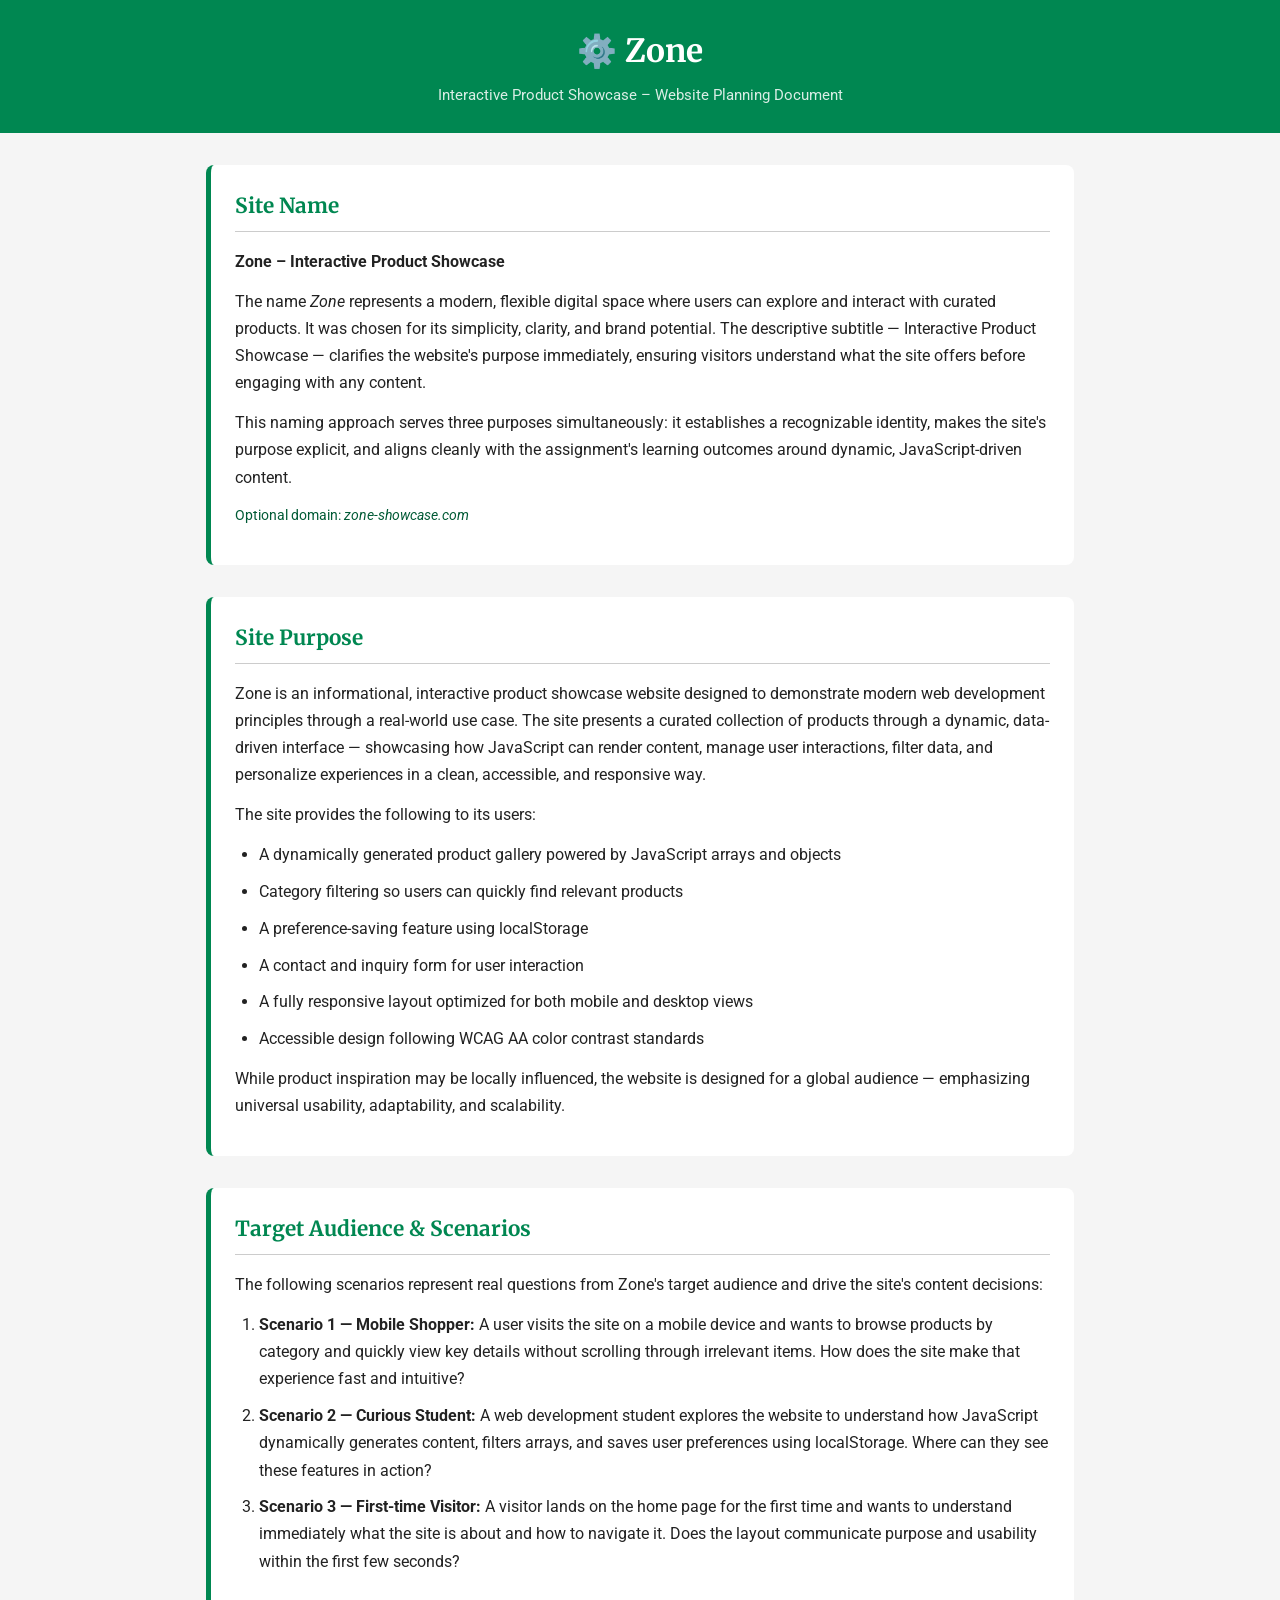
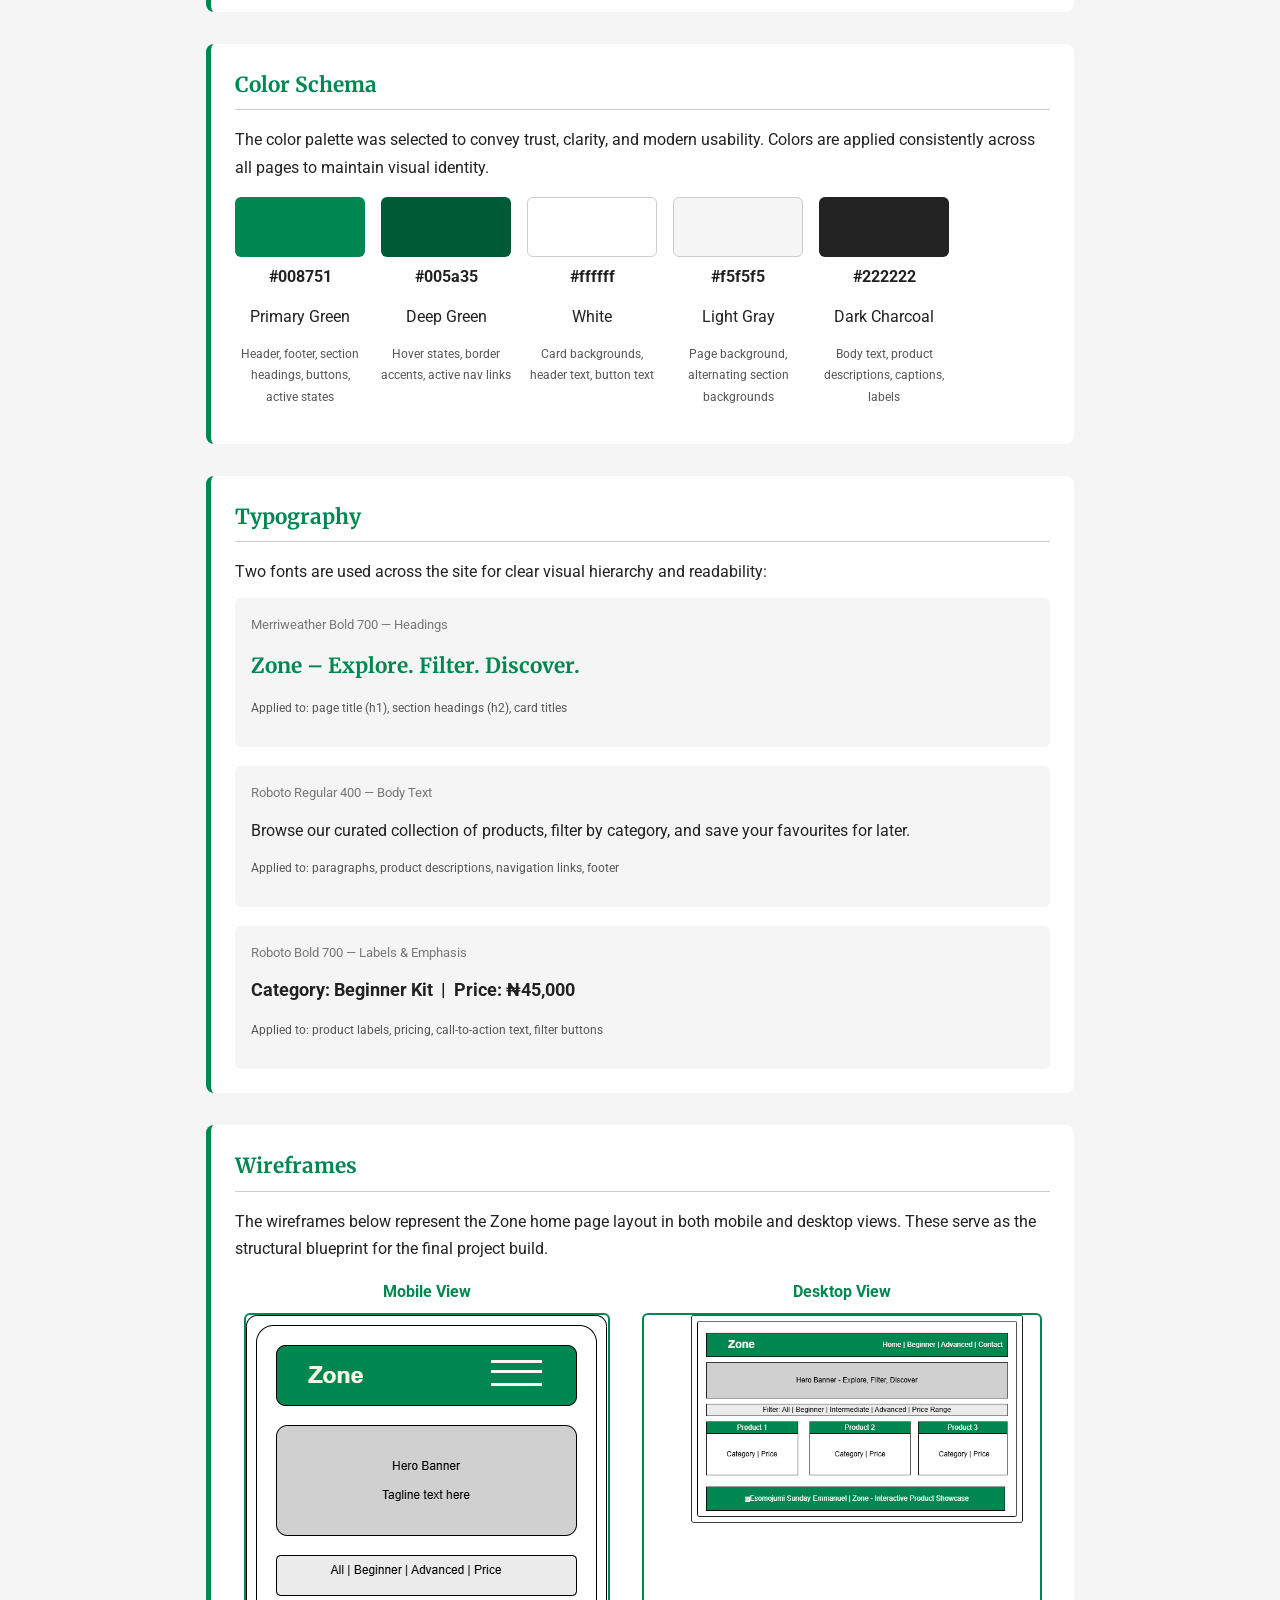
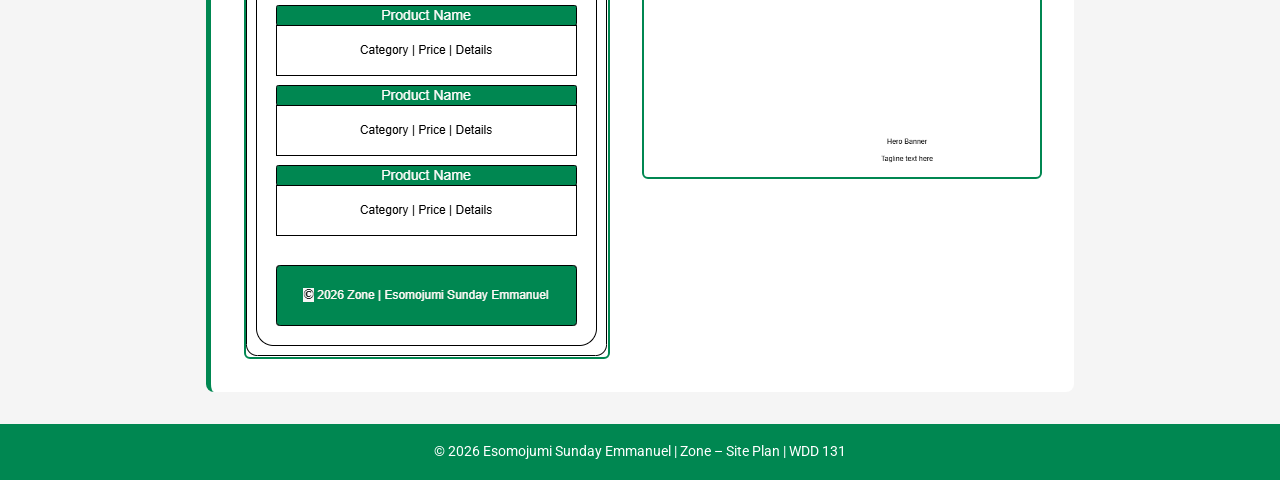
<file: project/siteplan.html>
<!DOCTYPE html>
<html lang="en">
<head>
  <meta charset="UTF-8">
  <meta name="viewport" content="width=device-width, initial-scale=1.0">
  <meta name="description" content="Zone – Interactive Product Showcase site plan. A planning document for a dynamic, data-driven product showcase website built with HTML, CSS, and JavaScript.">
  <meta name="author" content="Esomojumi Sunday Emmanuel">
  <title>Zone – Site Plan | WDD 131</title>

  <link rel="preconnect" href="https://fonts.googleapis.com">
  <link rel="preconnect" href="https://fonts.gstatic.com" crossorigin>
  <link href="https://fonts.googleapis.com/css2?family=Roboto:wght@400;700&family=Merriweather:wght@400;700&display=swap" rel="stylesheet">

  <link rel="stylesheet" href="css/siteplan.css">
</head>

<body>

  <header>
    <div class="header-content">
      <div class="logo">
        <span class="logo-icon">⚙️</span>
        <span class="logo-text">Zone</span>
      </div>
      <p class="tagline">Interactive Product Showcase – Website Planning Document</p>
    </div>
  </header>

  <main>

    <!-- Site Name -->
    <section class="plan-section">
      <h2>Site Name</h2>
      <p><strong>Zone – Interactive Product Showcase</strong></p>
      <p>
        The name <em>Zone</em> represents a modern, flexible digital space where users
        can explore and interact with curated products. It was chosen for its simplicity,
        clarity, and brand potential. The descriptive subtitle — Interactive Product
        Showcase — clarifies the website's purpose immediately, ensuring visitors
        understand what the site offers before engaging with any content.
      </p>
      <p>
        This naming approach serves three purposes simultaneously: it establishes a
        recognizable identity, makes the site's purpose explicit, and aligns cleanly
        with the assignment's learning outcomes around dynamic, JavaScript-driven content.
      </p>
      <p class="domain">Optional domain: <em>zone-showcase.com</em></p>
    </section>

    <!-- Site Purpose -->
    <section class="plan-section">
      <h2>Site Purpose</h2>
      <p>
        Zone is an informational, interactive product showcase website designed to
        demonstrate modern web development principles through a real-world use case.
        The site presents a curated collection of products through a dynamic,
        data-driven interface — showcasing how JavaScript can render content, manage
        user interactions, filter data, and personalize experiences in a clean,
        accessible, and responsive way.
      </p>
      <p>The site provides the following to its users:</p>
      <ul>
        <li>A dynamically generated product gallery powered by JavaScript arrays and objects</li>
        <li>Category filtering so users can quickly find relevant products</li>
        <li>A preference-saving feature using localStorage</li>
        <li>A contact and inquiry form for user interaction</li>
        <li>A fully responsive layout optimized for both mobile and desktop views</li>
        <li>Accessible design following WCAG AA color contrast standards</li>
      </ul>
      <p>
        While product inspiration may be locally influenced, the website is designed
        for a global audience — emphasizing universal usability, adaptability,
        and scalability.
      </p>
    </section>

    <!-- Scenarios -->
    <section class="plan-section">
      <h2>Target Audience &amp; Scenarios</h2>
      <p>
        The following scenarios represent real questions from Zone's target audience
        and drive the site's content decisions:
      </p>
      <ol>
        <li>
          <strong>Scenario 1 — Mobile Shopper:</strong>
          A user visits the site on a mobile device and wants to browse products
          by category and quickly view key details without scrolling through
          irrelevant items. How does the site make that experience fast and intuitive?
        </li>
        <li>
          <strong>Scenario 2 — Curious Student:</strong>
          A web development student explores the website to understand how JavaScript
          dynamically generates content, filters arrays, and saves user preferences
          using localStorage. Where can they see these features in action?
        </li>
        <li>
          <strong>Scenario 3 — First-time Visitor:</strong>
          A visitor lands on the home page for the first time and wants to understand
          immediately what the site is about and how to navigate it.
          Does the layout communicate purpose and usability within the first few seconds?
        </li>
      </ol>
    </section>

    <!-- Color Schema -->
    <section class="plan-section">
      <h2>Color Schema</h2>
      <p>
        The color palette was selected to convey trust, clarity, and modern usability.
        Colors are applied consistently across all pages to maintain visual identity.
      </p>

      <div class="color-grid">
        <div class="color-swatch">
          <div class="swatch swatch-primary"></div>
          <p><strong>#008751</strong></p>
          <p>Primary Green</p>
          <p class="usage">Header, footer, section headings, buttons, active states</p>
        </div>
        <div class="color-swatch">
          <div class="swatch swatch-dark-green"></div>
          <p><strong>#005a35</strong></p>
          <p>Deep Green</p>
          <p class="usage">Hover states, border accents, active nav links</p>
        </div>
        <div class="color-swatch">
          <div class="swatch swatch-white"></div>
          <p><strong>#ffffff</strong></p>
          <p>White</p>
          <p class="usage">Card backgrounds, header text, button text</p>
        </div>
        <div class="color-swatch">
          <div class="swatch swatch-light-gray"></div>
          <p><strong>#f5f5f5</strong></p>
          <p>Light Gray</p>
          <p class="usage">Page background, alternating section backgrounds</p>
        </div>
        <div class="color-swatch">
          <div class="swatch swatch-charcoal"></div>
          <p><strong>#222222</strong></p>
          <p>Dark Charcoal</p>
          <p class="usage">Body text, product descriptions, captions, labels</p>
        </div>
      </div>
    </section>

    <!-- Typography -->
    <section class="plan-section">
      <h2>Typography</h2>
      <p>Two fonts are used across the site for clear visual hierarchy and readability:</p>

      <div class="font-demo">
        <div class="font-block">
          <p class="font-name">Merriweather Bold 700 — Headings</p>
          <p class="font-sample merriweather-bold">Zone – Explore. Filter. Discover.</p>
          <p class="usage">Applied to: page title (h1), section headings (h2), card titles</p>
        </div>
        <div class="font-block">
          <p class="font-name">Roboto Regular 400 — Body Text</p>
          <p class="font-sample roboto-regular">Browse our curated collection of products, filter by category, and save your favourites for later.</p>
          <p class="usage">Applied to: paragraphs, product descriptions, navigation links, footer</p>
        </div>
        <div class="font-block">
          <p class="font-name">Roboto Bold 700 — Labels &amp; Emphasis</p>
          <p class="font-sample roboto-bold">Category: Beginner Kit &nbsp;|&nbsp; Price: ₦45,000</p>
          <p class="usage">Applied to: product labels, pricing, call-to-action text, filter buttons</p>
        </div>
      </div>
    </section>

    <!-- Wireframes -->
    <section class="plan-section">
      <h2>Wireframes</h2>
      <p>
        The wireframes below represent the Zone home page layout in both
        mobile and desktop views. These serve as the structural blueprint
        for the final project build.
      </p>

      <div class="wireframe-container">

        <!-- Mobile Wireframe -->
        <div class="wireframe-wrap">
          <h3>Mobile View</h3>
          <img src="images/wireframe-mobile.png" alt="Zone mobile view wireframe" class="wireframe-img">
        </div>

        <!-- Desktop Wireframe -->
        <div class="wireframe-wrap">
          <h3>Desktop View</h3>
          <img src="images/wireframe-desktop.png" alt="Zone desktop view wireframe" class="wireframe-img">

        </div>

      </div>
    </section>

  </main>

  <footer>
    <p>© <span id="currentyear"></span> Esomojumi Sunday Emmanuel | Zone – Site Plan | WDD 131</p>
  </footer>

  <script>
    document.querySelector("#currentyear").textContent = new Date().getFullYear();
  </script>

</body>
</html>
</file>
<file: styles/base.css>
:root {
  --primary-color: #1f4e79;
  --secondary-color: #333;
  --background-color: #f4f4f4;
}

* {
  margin: 0;
  padding: 0;
  box-sizing: border-box;
}

body {
  font-family: "Roboto", sans-serif;
  background-color: var(--background-color);
  color: var(--secondary-color);
}

header {
  background-color: var(--primary-color);
  color: #fff;
}

#course-title {
  display: block;
  text-align: center;
  font-size: 1.4rem;
  padding: 1rem;
  font-weight: 700;
}

nav {
  display: flex;
  justify-content: space-evenly;
  align-items: center;
  background-color: #2d2d2d;
  padding: 0.75rem;
}

nav a {
  color: #fff;
  text-decoration: none;
  font-weight: 500;
}

nav a:hover {
  text-decoration: underline;
  color: #f0c040;
}

main {
  max-width: 1000px;
  margin: 2rem auto;
  display: grid;
  grid-template-columns: 2fr 1fr;
  gap: 1.5rem;
  padding: 0 1rem;
}

h1 {
  grid-column: 1 / -1;
  text-align: center;
  margin-bottom: 1rem;
}

.card {
  background-color: #fff;
  border-radius: 6px;
  padding: 1rem;
}

.card h2 {
  background-color: var(--primary-color);
  color: #fff;
  padding: 0.5rem;
  margin-bottom: 1rem;
  text-align: center;
}

.card h3 {
  text-align: center;
  margin-top: 1.5rem;
  margin-bottom: 0.5rem;
  color: var(--secondary-color);
}

.card-content {
  display: flex;
  gap: 1rem;
}

.card-content img {
  width: 150px;
  height: auto;
  border-radius: 4px;
}

.card hr {
  width: 70%;
  border: none;
  height: 2px;
  background-color: #ccc;
  margin: 0 auto 1.5rem auto;
}

.location {
  display: flex;
  gap: 1rem;
  margin-top: 1rem;
  align-items: flex-start;
}

.location figure {
  display: flex;
  flex-direction: column;
  align-items: center;
  gap: 0.4rem;
  flex-shrink: 0;
}

.location img {
  width: 80px;
  border: 1px solid #ccc;
}

.location figcaption {
  font-size: 0.75rem;
  color: var(--secondary-color);
  text-align: center;
}

ul {
  list-style: none;
  padding-left: 1rem;
}

ul li {
  margin: 0.5rem 0;
}

ul a {
  color: var(--primary-color);
}

footer {
  background-color: var(--primary-color);
  color: #fff;
  text-align: center;
  padding: 1rem;
  margin-top: 2rem;
}
</file>
<file: project/styles/main.css>
/* fallback fonts so text doesn't jump when the google fonts load in */
@font-face {
  font-family: "Roboto Fallback";
  src: local("Arial");
  size-adjust: 100.06%;
  ascent-override: 92.7%;
  descent-override: 24.4%;
}

@font-face {
  font-family: "Merriweather Fallback";
  src: local("Georgia");
  size-adjust: 109%;
  ascent-override: 82%;
  descent-override: 24%;
}

:root {
  --primary: #008751;
  --primary-dark: #005a35;
  --white: #ffffff;
  --light-gray: #f5f5f5;
  --text-dark: #222222;
  --border: #cccccc;
  --required: #c62828;
  --optional: #555555;
  --shadow: 0 2px 8px rgba(0, 0, 0, 0.1);
}

* {
  margin: 0;
  padding: 0;
  box-sizing: border-box;
}

body {
  font-family: "Roboto", "Roboto Fallback", sans-serif;
  background-color: var(--light-gray);
  color: var(--text-dark);
  line-height: 1.7;
}

/* header and nav */
header {
  background-color: var(--primary);
  color: var(--white);
  position: sticky;
  top: 0;
  z-index: 100;
  box-shadow: 0 2px 6px rgba(0, 0, 0, 0.2);
}

.header-inner {
  max-width: 1100px;
  margin: 0 auto;
  padding: 0.8rem 1rem;
  display: flex;
  align-items: center;
  justify-content: space-between;
  flex-wrap: wrap;
  gap: 0.5rem;
}

.logo {
  display: flex;
  align-items: center;
  gap: 0.5rem;
  text-decoration: none;
}

.logo-icon {
  font-size: 1.5rem;
}

.logo-text {
  font-family: "Merriweather", "Merriweather Fallback", serif;
  font-size: 1.5rem;
  font-weight: 700;
  color: var(--white);
}

/* hamburger button */
.nav-toggle {
  display: flex;
  flex-direction: column;
  justify-content: space-between;
  width: 28px;
  height: 20px;
  background: none;
  border: none;
  cursor: pointer;
  padding: 0;
}

.nav-toggle span {
  display: block;
  height: 3px;
  background-color: var(--white);
  border-radius: 2px;
  transition: all 0.3s ease;
}

/* nav menu */
#mainNav {
  width: 100%;
  display: none;
}

#mainNav.open {
  display: block;
}

#mainNav ul {
  list-style: none;
  display: flex;
  flex-direction: column;
  gap: 0;
  padding: 0.5rem 0;
}

#mainNav ul li a {
  display: block;
  color: var(--white);
  text-decoration: none;
  padding: 0.5rem 0;
  font-weight: 700;
  font-size: 0.95rem;
  border-bottom: 2px solid transparent;
  transition: border-color 0.2s;
}

#mainNav ul li a:hover,
#mainNav ul li a.active {
  border-bottom-color: var(--white);
}

/* nav cta button - hidden on mobile, shown in large.css */
.nav-cta {
  display: none;
}

/* hero banner on homepage */
.hero {
  background: linear-gradient(135deg, var(--primary) 0%, var(--primary-dark) 100%);
  color: var(--white);
  padding: 3rem 1rem;
  text-align: center;
}

.hero-content {
  max-width: 700px;
  margin: 0 auto;
}

.hero h1 {
  font-family: "Merriweather", "Merriweather Fallback", serif;
  font-size: 2rem;
  font-weight: 700;
  margin-bottom: 1rem;
  line-height: 1.3;
}

.hero p {
  font-size: 1.05rem;
  margin-bottom: 1.5rem;
  color: var(--white);
}

/* small hero used on every other page */
.page-hero {
  background-color: var(--primary);
  color: var(--white);
  padding: 2rem 1rem;
  text-align: center;
}

.breadcrumb {
  display: block;
  font-size: 0.8rem;
  text-transform: uppercase;
  letter-spacing: 0.05em;
  color: rgba(255, 255, 255, 0.75);
  margin-bottom: 0.5rem;
}

.page-hero h1 {
  font-family: "Merriweather", "Merriweather Fallback", serif;
  font-size: 1.6rem;
  font-weight: 700;
  margin-bottom: 0.5rem;
}

.page-hero p {
  color: var(--white);
  font-size: 0.95rem;
}

/* buttons */
.btn-primary {
  display: inline-block;
  background-color: var(--white);
  color: var(--primary);
  font-weight: 700;
  padding: 0.75rem 2rem;
  border-radius: 4px;
  text-decoration: none;
  font-size: 0.95rem;
  transition: background-color 0.2s, color 0.2s;
  border: none;
  cursor: pointer;
}

.btn-primary:hover {
  background-color: var(--light-gray);
}

.btn-secondary {
  display: block;
  width: 100%;
  background-color: transparent;
  color: var(--primary);
  font-weight: 700;
  padding: 0.7rem 1.5rem;
  border-radius: 4px;
  text-decoration: none;
  font-size: 0.9rem;
  border: 2px solid var(--primary);
  cursor: pointer;
  text-align: center;
  transition: background-color 0.2s, color 0.2s;
}

.btn-secondary:hover {
  background-color: var(--primary);
  color: var(--white);
}

/* stats strip on homepage */
.stats-bar {
  background-color: var(--white);
  border-bottom: 1px solid var(--border);
  padding: 1.5rem 1rem;
}

.stats-grid {
  max-width: 1100px;
  margin: 0 auto;
  display: grid;
  grid-template-columns: repeat(2, 1fr);
  gap: 1.2rem;
  text-align: center;
}

.stat-number {
  display: block;
  font-family: "Merriweather", "Merriweather Fallback", serif;
  font-size: 1.7rem;
  font-weight: 700;
  color: var(--primary);
}

.stat-label {
  font-size: 0.8rem;
  color: var(--optional);
}

/* filter bar */
.filter-section {
  background-color: var(--white);
  border-bottom: 1px solid var(--border);
  padding: 0.8rem 1rem;
}

.filter-inner {
  max-width: 1100px;
  margin: 0 auto;
  display: flex;
  align-items: center;
  gap: 0.8rem;
  flex-wrap: wrap;
}

.filter-label {
  font-weight: 700;
  color: var(--primary);
  white-space: nowrap;
}

.filter-buttons {
  display: flex;
  gap: 0.5rem;
  flex-wrap: wrap;
}

.filter-btn {
  background-color: var(--light-gray);
  color: var(--text-dark);
  border: 1px solid var(--border);
  border-radius: 20px;
  padding: 0.35rem 0.9rem;
  font-size: 0.85rem;
  font-weight: 700;
  cursor: pointer;
  transition: background-color 0.2s, color 0.2s, border-color 0.2s;
}

.filter-btn:hover {
  background-color: var(--primary);
  color: var(--white);
  border-color: var(--primary);
}

.filter-btn.active {
  background-color: var(--primary);
  color: var(--white);
  border-color: var(--primary);
}

.results-bar {
  max-width: 1100px;
  margin: 1rem auto 0;
  padding: 0 1rem;
  display: flex;
  justify-content: space-between;
  align-items: center;
  flex-wrap: wrap;
  gap: 0.5rem;
  font-size: 0.875rem;
  color: var(--optional);
}

/* product grid */
.products-section {
  max-width: 1100px;
  margin: 1rem auto 2rem;
  padding: 0 1rem;
}

.section-title {
  font-family: "Merriweather", "Merriweather Fallback", serif;
  font-size: 1.4rem;
  color: var(--primary);
  margin-bottom: 1.2rem;
  padding-bottom: 0.4rem;
  border-bottom: 2px solid var(--border);
}

.product-grid {
  display: grid;
  grid-template-columns: 1fr;
  gap: 1.2rem;
  min-height: 200px;
}

/* product card */
.product-card {
  background-color: var(--white);
  border-radius: 8px;
  box-shadow: var(--shadow);
  overflow: hidden;
  display: flex;
  flex-direction: column;
  transition: transform 0.2s, box-shadow 0.2s;
}

.product-card:hover {
  transform: translateY(-3px);
  box-shadow: 0 6px 16px rgba(0, 0, 0, 0.13);
}

.card-img-wrap {
  position: relative;
  background-color: var(--light-gray);
  aspect-ratio: 570 / 380;
  overflow: hidden;
}

.card-img-wrap img {
  width: 100%;
  height: 100%;
  object-fit: cover;
  display: block;
}

.card-category-badge {
  position: absolute;
  top: 0.6rem;
  left: 0.6rem;
  background-color: var(--primary);
  color: var(--white);
  font-size: 0.72rem;
  font-weight: 700;
  padding: 0.2rem 0.6rem;
  border-radius: 12px;
  text-transform: uppercase;
  letter-spacing: 0.05em;
}

.fav-btn {
  position: absolute;
  top: 0.5rem;
  right: 0.6rem;
  background: var(--white);
  border: none;
  border-radius: 50%;
  width: 32px;
  height: 32px;
  font-size: 1rem;
  cursor: pointer;
  display: flex;
  align-items: center;
  justify-content: center;
  box-shadow: 0 1px 4px rgba(0,0,0,0.15);
  transition: transform 0.15s;
}

.fav-btn:hover {
  transform: scale(1.15);
}

.fav-btn.saved {
  color: var(--required);
}

.card-body {
  padding: 1rem;
  flex: 1;
  display: flex;
  flex-direction: column;
}

.card-title {
  font-family: "Merriweather", "Merriweather Fallback", serif;
  font-size: 1rem;
  font-weight: 700;
  color: var(--primary);
  margin-bottom: 0.4rem;
}

.card-description {
  font-size: 0.875rem;
  color: #555555;
  margin-bottom: 0.8rem;
  flex: 1;
}

.card-meta {
  display: flex;
  justify-content: space-between;
  align-items: center;
  font-size: 0.85rem;
  font-weight: 700;
}

.card-price {
  color: var(--primary-dark);
}

.card-rating {
  color: #9c5e08;
}

/* no results message */
.no-results {
  text-align: center;
  padding: 2rem;
  color: var(--optional);
  font-style: italic;
}

.hidden {
  display: none;
}

/* features strip on homepage */
.features-strip {
  background-color: var(--primary-dark);
  color: var(--white);
  padding: 2rem 1rem;
  display: flex;
  flex-direction: column;
  gap: 1.5rem;
}

.feature {
  text-align: center;
  max-width: 320px;
  margin: 0 auto;
}

.feature-icon {
  font-size: 2rem;
  display: block;
  margin-bottom: 0.5rem;
}

.feature h3 {
  font-family: "Merriweather", "Merriweather Fallback", serif;
  font-size: 1rem;
  margin-bottom: 0.4rem;
}

.feature p {
  font-size: 0.875rem;
  color: rgba(255, 255, 255, 0.85);
}

/* saved favourites panel */
.favourites-section {
  max-width: 1100px;
  margin: 0 auto 2rem;
  padding: 1.5rem 1rem;
  background-color: var(--white);
  border-radius: 8px;
  box-shadow: var(--shadow);
  margin-left: 1rem;
  margin-right: 1rem;
}

.favourites-section h2 {
  font-family: "Merriweather", "Merriweather Fallback", serif;
  color: var(--primary);
  font-size: 1.2rem;
  margin-bottom: 1rem;
  padding-bottom: 0.4rem;
  border-bottom: 2px solid var(--border);
}

.favourites-list {
  display: flex;
  flex-direction: column;
  gap: 0.5rem;
  margin-bottom: 1rem;
}

.fav-item {
  display: flex;
  justify-content: space-between;
  align-items: center;
  padding: 0.5rem 0.8rem;
  background-color: var(--light-gray);
  border-radius: 4px;
  font-size: 0.875rem;
}

.fav-item-name {
  font-weight: 700;
  color: var(--primary);
}

.fav-item-price {
  color: var(--primary-dark);
}

.fav-empty {
  color: var(--optional);
  font-style: italic;
  font-size: 0.875rem;
}

/* review form */
.form-section {
  max-width: 620px;
  margin: 2rem auto;
  padding: 0 1rem;
}

.review-form,
.confirmation-card {
  background-color: var(--white);
  border-radius: 8px;
  padding: 2rem 1.5rem;
  box-shadow: var(--shadow);
}

.form-group {
  margin-bottom: 1.5rem;
}

.form-group label {
  display: block;
  font-weight: 700;
  margin-bottom: 0.4rem;
  color: var(--primary);
}

button,
select,
input,
textarea {
  font-family: inherit;
}

select,
input[type="text"],
input[type="date"],
textarea {
  width: 100%;
  padding: 0.6rem 0.8rem;
  border: 1px solid var(--border);
  border-radius: 4px;
  font-size: 0.95rem;
  color: var(--text-dark);
}

select:focus,
input:focus,
textarea:focus {
  outline: 2px solid var(--primary);
  border-color: var(--primary);
}

textarea {
  resize: vertical;
}

fieldset {
  border: 1px solid var(--border);
  border-radius: 4px;
  padding: 1rem;
}

legend {
  font-weight: 700;
  color: var(--primary);
  padding: 0 0.4rem;
}

.rating-group {
  display: flex;
  gap: 0.8rem;
  margin-top: 0.5rem;
  flex-wrap: wrap;
}

.rating-group input[type="radio"] {
  display: none;
}

.rating-group label {
  color: #cccccc;
  font-size: 1.5rem;
  cursor: pointer;
  transition: color 0.15s;
  display: inline-block;
  font-weight: 400;
  margin-bottom: 0;
}

.rating-group input[type="radio"]:checked ~ label,
.rating-group label:hover,
.rating-group label:hover ~ label {
  color: #9c5e08;
}

.checkbox-group {
  display: flex;
  flex-direction: column;
  gap: 0.5rem;
  margin-top: 0.5rem;
}

.checkbox-group label {
  display: flex;
  align-items: center;
  gap: 0.5rem;
  font-weight: 400;
  color: var(--text-dark);
  cursor: pointer;
  margin-bottom: 0;
}

.checkbox-group input[type="checkbox"] {
  width: auto;
  accent-color: var(--primary);
}

.required {
  color: var(--required);
}

.optional {
  color: var(--optional);
  font-size: 0.85rem;
  font-style: italic;
}

input[type="submit"] {
  display: block;
  width: 100%;
  padding: 0.8rem;
  background-color: var(--primary);
  color: var(--white);
  border: none;
  border-radius: 4px;
  font-size: 1rem;
  font-weight: 700;
  cursor: pointer;
  transition: background-color 0.2s;
}

input[type="submit"]:hover {
  background-color: var(--primary-dark);
}

/* confirmation card on review.html */
.confirmation-card {
  text-align: center;
}

.confirm-icon {
  font-size: 3rem;
  margin-bottom: 0.5rem;
}

.confirmation-card h2 {
  font-family: "Merriweather", "Merriweather Fallback", serif;
  color: var(--primary);
  margin-bottom: 0.8rem;
}

.confirmation-card p {
  margin-bottom: 0.6rem;
  color: var(--text-dark);
}

.review-count {
  color: var(--primary-dark);
  font-size: 0.95rem;
  margin-bottom: 1.5rem;
}

.confirmation-card .btn-primary {
  background-color: var(--primary);
  color: var(--white);
  display: block;
  margin-bottom: 0.5rem;
}

.confirmation-card .btn-primary:hover {
  background-color: var(--primary-dark);
}

/* references page content */
.content-section {
  max-width: 760px;
  margin: 2rem auto;
  padding: 1.8rem 1.5rem;
  background-color: var(--white);
  border-radius: 8px;
  box-shadow: var(--shadow);
}

.content-section h2 {
  font-family: "Merriweather", "Merriweather Fallback", serif;
  color: var(--primary);
  font-size: 1.2rem;
  margin: 1.5rem 0 0.6rem;
  padding-bottom: 0.3rem;
  border-bottom: 2px solid var(--border);
}

.content-section h2:first-of-type {
  margin-top: 0;
}

.content-section p {
  margin-bottom: 0.8rem;
  font-size: 0.95rem;
}

.content-section ul {
  padding-left: 1.4rem;
  margin-bottom: 0.5rem;
}

.content-section li {
  margin-bottom: 0.6rem;
  font-size: 0.95rem;
}

.content-section a {
  color: var(--primary-dark);
}

.back-link {
  display: inline-block;
  margin-top: 1rem;
  font-weight: 700;
  color: var(--primary);
}

/* about page - values cards */
.values-section {
  max-width: 1100px;
  margin: 1rem auto 2rem;
  padding: 0 1rem;
}

.values-grid {
  display: grid;
  grid-template-columns: 1fr;
  gap: 1.2rem;
}

.value-card {
  background-color: var(--white);
  border-radius: 8px;
  box-shadow: var(--shadow);
  padding: 1.5rem;
  text-align: center;
}

.value-icon {
  font-size: 1.8rem;
  display: block;
  margin-bottom: 0.6rem;
}

.value-card h3 {
  font-family: "Merriweather", "Merriweather Fallback", serif;
  color: var(--primary);
  font-size: 1.05rem;
  margin-bottom: 0.5rem;
}

.value-card p {
  font-size: 0.875rem;
  color: #555555;
}

/* about page - bottom cta */
.about-cta {
  max-width: 620px;
  margin: 0 auto 2rem;
  padding: 0 1rem;
  text-align: center;
}

.about-cta h2 {
  font-family: "Merriweather", "Merriweather Fallback", serif;
  color: var(--primary);
  margin-bottom: 0.5rem;
}

.about-cta p {
  margin-bottom: 1rem;
}

.about-cta .btn-primary {
  background-color: var(--primary);
  color: var(--white);
}

.about-cta .btn-primary:hover {
  background-color: var(--primary-dark);
}

.cta-buttons {
  display: flex;
  flex-direction: column;
  gap: 0.8rem;
}

/* footer */
footer {
  background-color: var(--primary);
  color: var(--white);
  padding: 2rem 1rem 1.2rem;
  margin-top: 2rem;
}

.footer-grid {
  max-width: 1100px;
  margin: 0 auto;
  display: grid;
  grid-template-columns: 1fr;
  gap: 1.5rem;
  text-align: left;
}

.footer-col h3 {
  font-family: "Merriweather", "Merriweather Fallback", serif;
  font-size: 1rem;
  margin-bottom: 0.6rem;
}

.footer-col ul {
  list-style: none;
}

.footer-col li {
  margin-bottom: 0.4rem;
}

.footer-col a {
  color: var(--white);
  text-decoration: none;
  font-size: 0.875rem;
  opacity: 0.9;
}

.footer-col a:hover {
  text-decoration: underline;
}

.footer-brand p {
  font-size: 0.875rem;
  margin-top: 0.6rem;
  opacity: 0.9;
}

.footer-bottom {
  max-width: 1100px;
  margin: 1.5rem auto 0;
  padding-top: 1rem;
  border-top: 1px solid rgba(255, 255, 255, 0.2);
  text-align: center;
}

.footer-bottom p {
  font-size: 0.85rem;
  color: var(--white);
}
</file>
<file: project/styles/large.css>
/* ================================
   TABLET — 640px+
================================ */
@media screen and (min-width: 640px) {

  .product-grid {
    grid-template-columns: repeat(2, 1fr);
  }

  .features-strip {
    flex-direction: row;
    justify-content: center;
    align-items: flex-start;
    gap: 2rem;
    padding: 2.5rem 2rem;
  }

  .feature {
    flex: 1;
    max-width: 280px;
  }

  .checkbox-group {
    display: grid;
    grid-template-columns: 1fr 1fr;
    gap: 0.5rem 1.5rem;
  }

  .favourites-section {
    margin-left: auto;
    margin-right: auto;
  }

  .stats-grid {
    grid-template-columns: repeat(4, 1fr);
  }

  .footer-grid {
    grid-template-columns: repeat(2, 1fr);
  }

  .values-grid {
    grid-template-columns: repeat(2, 1fr);
  }
}

/* ================================
   DESKTOP — 900px+
================================ */
@media screen and (min-width: 900px) {

  /* header nav goes horizontal */
  .nav-toggle {
    display: none;
  }

  #mainNav {
    display: flex !important;
    align-items: center;
    gap: 1.5rem;
    width: auto;
  }

  #mainNav ul {
    flex-direction: row;
    gap: 1.5rem;
    padding: 0;
  }

  #mainNav ul li a {
    padding: 0.3rem 0;
  }

  .nav-cta {
    display: inline-block;
    background-color: var(--white);
    color: var(--primary);
    font-weight: 700;
    font-size: 0.85rem;
    padding: 0.4rem 1.1rem;
    border-radius: 20px;
    text-decoration: none;
    transition: background-color 0.2s;
  }

  .nav-cta:hover {
    background-color: var(--light-gray);
  }

  /* hero */
  .hero {
    padding: 5rem 2rem;
  }

  .hero h1 {
    font-size: 2.8rem;
  }

  .hero p {
    font-size: 1.15rem;
  }

  /* product grid - 3 columns */
  .product-grid {
    grid-template-columns: repeat(3, 1fr);
  }

  /* form wider */
  .form-section {
    max-width: 720px;
  }

  input[type="submit"] {
    width: auto;
    padding: 0.8rem 3rem;
    margin: 0 auto;
    display: block;
  }

  /* footer goes 4 columns */
  .footer-grid {
    grid-template-columns: repeat(4, 1fr);
  }

  /* values cards - 3 columns */
  .values-grid {
    grid-template-columns: repeat(3, 1fr);
  }

  /* about page buttons sit side by side */
  .cta-buttons {
    flex-direction: row;
    justify-content: center;
  }

  .cta-buttons .btn-primary,
  .cta-buttons .btn-secondary {
    width: auto;
    display: inline-block;
  }
}

/* ================================
   LARGE DESKTOP — 1100px+
================================ */
@media screen and (min-width: 1100px) {

  .product-grid {
    grid-template-columns: repeat(4, 1fr);
  }

  .hero h1 {
    font-size: 3.2rem;
  }
}
</file>
<file: styles/form.css>
/* -----------------------------
   Root & Reset
-------------------------------- */
:root {
  --primary: #1a237e;
  --primary-dark: #0d1757;
  --accent: #3949ab;
  --text-light: #ffffff;
  --text-dark: #222222;
  --background: #f5f5f5;
  --card-bg: #ffffff;
  --border: #cccccc;
  --required: #c62828;
  --optional: #555555;
}

* {
  margin: 0;
  padding: 0;
  box-sizing: border-box;
}

/* -----------------------------
   Base Layout
-------------------------------- */
body {
  font-family: "Roboto", sans-serif;
  background-color: var(--background);
  color: var(--text-dark);
  line-height: 1.6;
}

header {
  background-color: var(--primary);
  color: var(--text-light);
  text-align: center;
  padding: 1.5rem 1rem;
}

header h1 {
  font-size: 1.8rem;
  letter-spacing: 1px;
}

main {
  max-width: 600px;
  margin: 2rem auto;
  padding: 0 1rem;
}

/* -----------------------------
   Form Card
-------------------------------- */
form,
.confirmation-card {
  background-color: var(--card-bg);
  border-radius: 8px;
  padding: 2rem;
  box-shadow: 0 2px 8px rgba(0, 0, 0, 0.1);
}

/* -----------------------------
   Form Groups
-------------------------------- */
.form-group {
  margin-bottom: 1.5rem;
}

label {
  display: block;
  font-weight: 700;
  margin-bottom: 0.4rem;
  color: var(--primary);
}

/* -----------------------------
   Inputs & Textarea
-------------------------------- */
select,
input[type="text"],
input[type="date"],
textarea {
  width: 100%;
  padding: 0.6rem 0.8rem;
  border: 1px solid var(--border);
  border-radius: 4px;
  font-family: inherit;
  font-size: 0.95rem;
}

select:focus,
input:focus,
textarea:focus {
  outline: 2px solid var(--accent);
  border-color: var(--accent);
}

textarea {
  resize: vertical;
}

/* -----------------------------
   Fieldset & Legend
-------------------------------- */
fieldset {
  border: 1px solid var(--border);
  border-radius: 4px;
  padding: 1rem;
}

legend {
  font-weight: 700;
  color: var(--primary);
}

/* -----------------------------
   Rating & Checkboxes
-------------------------------- */
.rating-group {
  display: flex;
  gap: 1rem;
  margin-top: 0.5rem;
}

.checkbox-group {
  display: flex;
  flex-direction: column;
  gap: 0.5rem;
  margin-top: 0.5rem;
}

.checkbox-group label {
  display: flex;
  align-items: center;
  gap: 0.5rem;
  font-weight: 400;
  cursor: pointer;
}

input[type="radio"],
input[type="checkbox"] {
  accent-color: var(--primary);
}

/* -----------------------------
   Required / Optional
-------------------------------- */
.required {
  color: var(--required);
}

.optional {
  color: var(--optional);
  font-size: 0.85rem;
}

/* -----------------------------
   Submit Button
-------------------------------- */
input[type="submit"],
.back-link {
  display: block;
  width: 100%;
  padding: 0.8rem;
  background-color: var(--primary);
  color: var(--text-light);
  border: none;
  border-radius: 4px;
  font-size: 1rem;
  font-weight: 700;
  text-align: center;
  text-decoration: none;
  cursor: pointer;
}

input[type="submit"]:hover,
.back-link:hover {
  background-color: var(--primary-dark);
}

/* -----------------------------
   Footer
-------------------------------- */
footer {
  background-color: var(--primary);
  color: var(--text-light);
  text-align: center;
  padding: 1rem;
  margin-top: 2rem;
  font-size: 0.9rem;
}
</file>
<file: styles/form-large.css>
@media screen and (min-width: 768px) {

  main {
    max-width: 700px;
  }

  .rating-group {
    gap: 1.5rem;
  }

  .checkbox-group {
    display: grid;
    grid-template-columns: 1fr 1fr;
    gap: 0.5rem 1rem;
  }

  input[type="submit"],
  .back-link {
    width: auto;
    padding: 0.8rem 3rem;
    margin: 0 auto;
  }
}
</file>
<file: styles/media-query.css>
body {
  font-family: 'Roboto', sans-serif;
}

header, main, footer {
  max-width: 640px;
  margin: 1rem auto;
  padding: 1rem;
  border: 1px solid #ccc;
  background-color: #e3f2fd;
}

main {
  display: grid;
  grid-template-columns: 1fr;
  gap: 1rem;
}

section {
  padding: 1rem;
  background-color: #ffffff;
}
</file>
<file: styles/media-query-large.css>
@media screen and (min-width: 500px) {
  header {
    background-color: #000;
    color: #fff;
  }

  main {
    grid-template-columns: 1fr 1fr;
  }
}
</file>
<file: styles/place.css>
/* -----------------------------
   Root & Reset
-------------------------------- */
:root {
  --primary-color: #cc0000;
  --secondary-color: #ffffff;
  --accent-color: #1a1a1a;
  --background-color: #f5f5f5;
  --text-dark: #222222;
  --card-bg: rgba(255, 255, 255, 0.92);
}

* {
  margin: 0;
  padding: 0;
  box-sizing: border-box;
}

body {
  font-family: "Roboto", sans-serif;
  background-color: var(--background-color);
  color: var(--text-dark);
}

/* -----------------------------
   Header
-------------------------------- */
header {
  background-color: var(--primary-color);
  color: var(--secondary-color);
  text-align: center;
  padding: 1.5rem 1rem;
}

header h1 {
  font-size: 1.8rem;
  letter-spacing: 1px;
}

/* -----------------------------
   Hero — mobile: image stacked, cards below
-------------------------------- */
.hero {
  position: relative;
}

.hero picture{
  display:block;
}

.hero picture img {
  width: 100%;
  height: auto;
  display: block;
}

/* cards stacked below image on mobile */
.hero-cards {
  display: flex;
  flex-direction: column;
  gap: 1rem;
  padding: 1rem;
  background-color: var(--background-color);
}

/* -----------------------------
   Cards
-------------------------------- */
.card {
  background-color: var(--card-bg);
  border-radius: 8px;
  padding: 1.2rem;
}

.card h2 {
  background-color: var(--primary-color);
  color: var(--secondary-color);
  padding: 0.5rem 0.8rem;
  border-radius: 4px;
  margin-bottom: 1rem;
  font-size: 1.1rem;
}

/* -----------------------------
   Data Card Table
-------------------------------- */
table {
  width: 100%;
  border-collapse: collapse;
}

table td {
  padding: 0.3rem 0.5rem;
  font-size: 0.95rem;
}

table td.label {
  font-weight: 700;
  text-align: right;
  color: var(--accent-color);
  width: 45%;
}

/* -----------------------------
   Weather Card
-------------------------------- */
.weather-icon-svg {
  display: block;
  width: 60px;
  height: auto;
  margin: 0.5rem 0 1rem 0;
}

.weather-details p {
  margin: 0.4rem 0;
  line-height: 1.6;
  font-size: 0.95rem;
}

.label {
  font-weight: 700;
}

/* -----------------------------
   Footer
-------------------------------- */
footer {
  background-color: var(--primary-color);
  color: var(--secondary-color);
  text-align: center;
  padding: 1rem;
  margin-top: 1rem;
  font-size: 0.9rem;
}

footer p {
  margin: 0.2rem 0;
}
</file>
<file: styles/place-large.css>
@media screen and (min-width: 768px) {

  /* -----------------------------
     Hero — cards overlaid on image
  -------------------------------- */
  .hero {
    position: relative;
  }

  .hero img {
    width: 100%;
    height: 100%;
    object-fit: cover;
    max-height: 600px;
  }

  /* cards float over the hero image */
  .hero-cards {
    position: absolute;
    top: 50%;
    transform: translateY(-50%);
    left: 0;
    right: 0;
    display: flex;
    flex-direction: row;
    justify-content: space-around;
    align-items: flex-start;
    padding: 1rem 2rem;
    background-color: transparent;
    gap: 1.5rem;
  }

  .data-card {
    flex: 1.5;
    max-width: 380px;
    background-color: rgba(255, 255, 255, 0.75);
  }

  .weather-card {
    flex: 1;
    max-width: 250px;
    background-color: rgba(255, 255, 255, 0.75);
  }

  /* -----------------------------
     Weather — hide SVG, show emoticon
  -------------------------------- */
  .weather-icon-svg {
    display: none;
  }

  /* pseudo-element emoticon after Weather heading */
  .weather-heading::after {
    content: " ⛅";
    font-size: 1.3rem;
  }

}
</file>
<file: styles/temples.css>
/* -----------------------------
   Root & Reset
-------------------------------- */
:root {
  --primary-color: #4b136b;
  --text-light: #ffffff;
  --text-dark: #222222;
  --background-light: #ffffff;
  --nav-border-light: #ffffff33;
  --nav-hover-light: #ffffff26;
}

* {
  margin: 0;
  padding: 0;
  box-sizing: border-box;
}

/* -----------------------------
   Base Styles
-------------------------------- */
body {
  font-family: "Roboto", sans-serif;
  color: var(--text-dark);
  background-color: var(--background-light);
}

img {
  width: 100%;
  height: auto;
  display: block;
}

/* -----------------------------
   Header & Navigation
-------------------------------- */
header {
  background-color: var(--primary-color);
  color: var(--text-light);
}

/* flex-wrap: wrap allows the nav to drop below the title row on mobile */
.header-content {
  max-width: 1000px;
  margin: 0 auto;
  padding: 1rem;
  display: flex;
  align-items: center;
  justify-content: space-between;
  flex-wrap: wrap;
}

header h2 {
  font-size: 1.4rem;
  color: var(--text-light);
}

/* Hamburger Button */
#menu-button {
  font-size: 1.8rem;
  background: none;
  border: none;
  color: var(--text-light);
  cursor: pointer;
}

/* Nav hidden by default on mobile —
   width: 100% makes it span the full row when it opens */
nav {
  display: none;
  flex-direction: column;
  width: 100%;
  background-color: var(--primary-color);
}

nav a {
  color: var(--text-light);
  text-decoration: none;
  padding: 0.75rem;
  text-align: center;
  border-top: 1px solid var(--nav-border-light);
}

nav a:hover {
  background-color: var(--nav-hover-light);
}

/* JS toggles this class to show the menu */
nav.open {
  display: flex;
}

/* -----------------------------
   Main Content
-------------------------------- */
main {
  max-width: 1000px;
  margin: 1.5rem auto;
  padding: 0 1rem;
}

main h1 {
  text-align: center;
  margin-bottom: 1.5rem;
}

/* -----------------------------
   Gallery Grid (Mobile — 1 column)
-------------------------------- */
.gallery {
  display: grid;
  grid-template-columns: 1fr;
  gap: 1.5rem;
}

figure {
  text-align: center;
}

figcaption {
  margin-top: 0.5rem;
  color: var(--primary-color);
  font-weight: 500;
}

/* -----------------------------
   Footer
-------------------------------- */
footer {
  background-color: var(--primary-color);
  color: var(--text-light);
  text-align: center;
  padding: 1rem;
  margin-top: 2rem;
  font-size: 0.9rem;
}
</file>
<file: styles/temples-large.css>
@media screen and (min-width: 768px) {

  /* -----------------------------
     Header & Navigation (Large)
  -------------------------------- */
  #menu-button {
    display: none;
  }

  nav {
    display: flex;
    flex-direction: row;
    gap: 1rem;
    width: auto;
    justify-content: space-evenly;
  }

  nav a {
    border: none;
    padding: 0.5rem 1rem;
  }

  /* -----------------------------
     Gallery Grid (Large)
  -------------------------------- */
  .gallery {
    grid-template-columns: repeat(auto-fit, minmax(250px, 1fr));
  }

}
</file>
<file: project/css/siteplan.css>
/* -----------------------------
   Root & Reset
-------------------------------- */
:root {
  --primary: #008751;
  --primary-dark: #005a35;
  --white: #ffffff;
  --light-gray: #f5f5f5;
  --text-dark: #222222;
  --border: #cccccc;
}

* {
  margin: 0;
  padding: 0;
  box-sizing: border-box;
}

body {
  font-family: "Roboto", sans-serif;
  background-color: var(--light-gray);
  color: var(--text-dark);
  line-height: 1.7;
}

/* -----------------------------
   Header
-------------------------------- */
header {
  background-color: var(--primary);
  color: var(--white);
  padding: 1.5rem 1rem;
  text-align: center;
}

.logo {
  display: flex;
  align-items: center;
  justify-content: center;
  gap: 0.5rem;
  margin-bottom: 0.3rem;
}

.logo-icon {
  font-size: 2rem;
}

.logo-text {
  font-family: "Merriweather", serif;
  font-size: 2rem;
  font-weight: 700;
  color: var(--white);
}

.tagline {
  font-size: 0.95rem;
  color: rgba(255, 255, 255, 0.85);
}

/* -----------------------------
   Main
-------------------------------- */
main {
  max-width: 900px;
  margin: 2rem auto;
  padding: 0 1rem;
  display: flex;
  flex-direction: column;
  gap: 2rem;
}

/* -----------------------------
   Plan Sections
-------------------------------- */
.plan-section {
  background-color: var(--white);
  border-radius: 8px;
  padding: 1.5rem;
  border-left: 5px solid var(--primary);
}

.plan-section h2 {
  font-family: "Merriweather", serif;
  color: var(--primary);
  font-size: 1.3rem;
  margin-bottom: 1rem;
  padding-bottom: 0.4rem;
  border-bottom: 1px solid var(--border);
}

.plan-section h3 {
  color: var(--primary);
  font-size: 1rem;
  margin-bottom: 0.5rem;
}

.plan-section p {
  margin-bottom: 0.8rem;
}

.plan-section ul,
.plan-section ol {
  padding-left: 1.5rem;
  margin-top: 0.5rem;
  margin-bottom: 0.8rem;
}

.plan-section li {
  margin-bottom: 0.6rem;
}

.domain {
  color: var(--primary-dark);
  font-size: 0.9rem;
}

.usage {
  font-size: 0.78rem;
  color: #555555;
  margin-top: 0.2rem;
}

/* -----------------------------
   Color Swatches
-------------------------------- */
.color-grid {
  display: flex;
  flex-wrap: wrap;
  gap: 1rem;
  margin-top: 1rem;
}

.color-swatch {
  text-align: center;
  width: 130px;
}

.swatch {
  width: 100%;
  height: 60px;
  border-radius: 6px;
  margin-bottom: 0.4rem;
}

/* swatch color classes — no inline styles */
.swatch-primary { background-color: #008751; }
.swatch-dark-green { background-color: #005a35; }
.swatch-white { background-color: #ffffff; border: 1px solid #cccccc; }
.swatch-light-gray { background-color: #f5f5f5; border: 1px solid #cccccc; }
.swatch-charcoal { background-color: #222222; }

/* -----------------------------
   Typography Demo
-------------------------------- */
.font-demo {
  display: flex;
  flex-direction: column;
  gap: 1.2rem;
  margin-top: 0.8rem;
}

.font-block {
  background-color: var(--light-gray);
  border-radius: 6px;
  padding: 1rem;
}

.font-name {
  font-size: 0.8rem;
  color: #777777;
  margin-bottom: 0.4rem;
}

.merriweather-bold {
  font-family: "Merriweather", serif;
  font-weight: 700;
  font-size: 1.3rem;
  color: var(--primary);
}

.roboto-regular {
  font-family: "Roboto", sans-serif;
  font-weight: 400;
  font-size: 1rem;
  color: var(--text-dark);
}

.roboto-bold {
  font-family: "Roboto", sans-serif;
  font-weight: 700;
  font-size: 1.1rem;
  color: var(--text-dark);
}

/* -----------------------------
   Wireframes
-------------------------------- */
.wireframe-container {
  display: flex;
  flex-wrap: wrap;
  gap: 2rem;
  margin-top: 1rem;
  justify-content: center;
  align-items: flex-start;
}

.wireframe-wrap {
  text-align: center;
}

.wireframe-img {
  width: 100%;
  max-width: 400px;
  border: 2px solid var(--primary);
  border-radius: 6px;
}

/* -----------------------------
   Footer
-------------------------------- */
footer {
  background-color: var(--primary);
  color: var(--white);
  text-align: center;
  padding: 1rem;
  margin-top: 2rem;
  font-size: 0.9rem;
}
</file>
